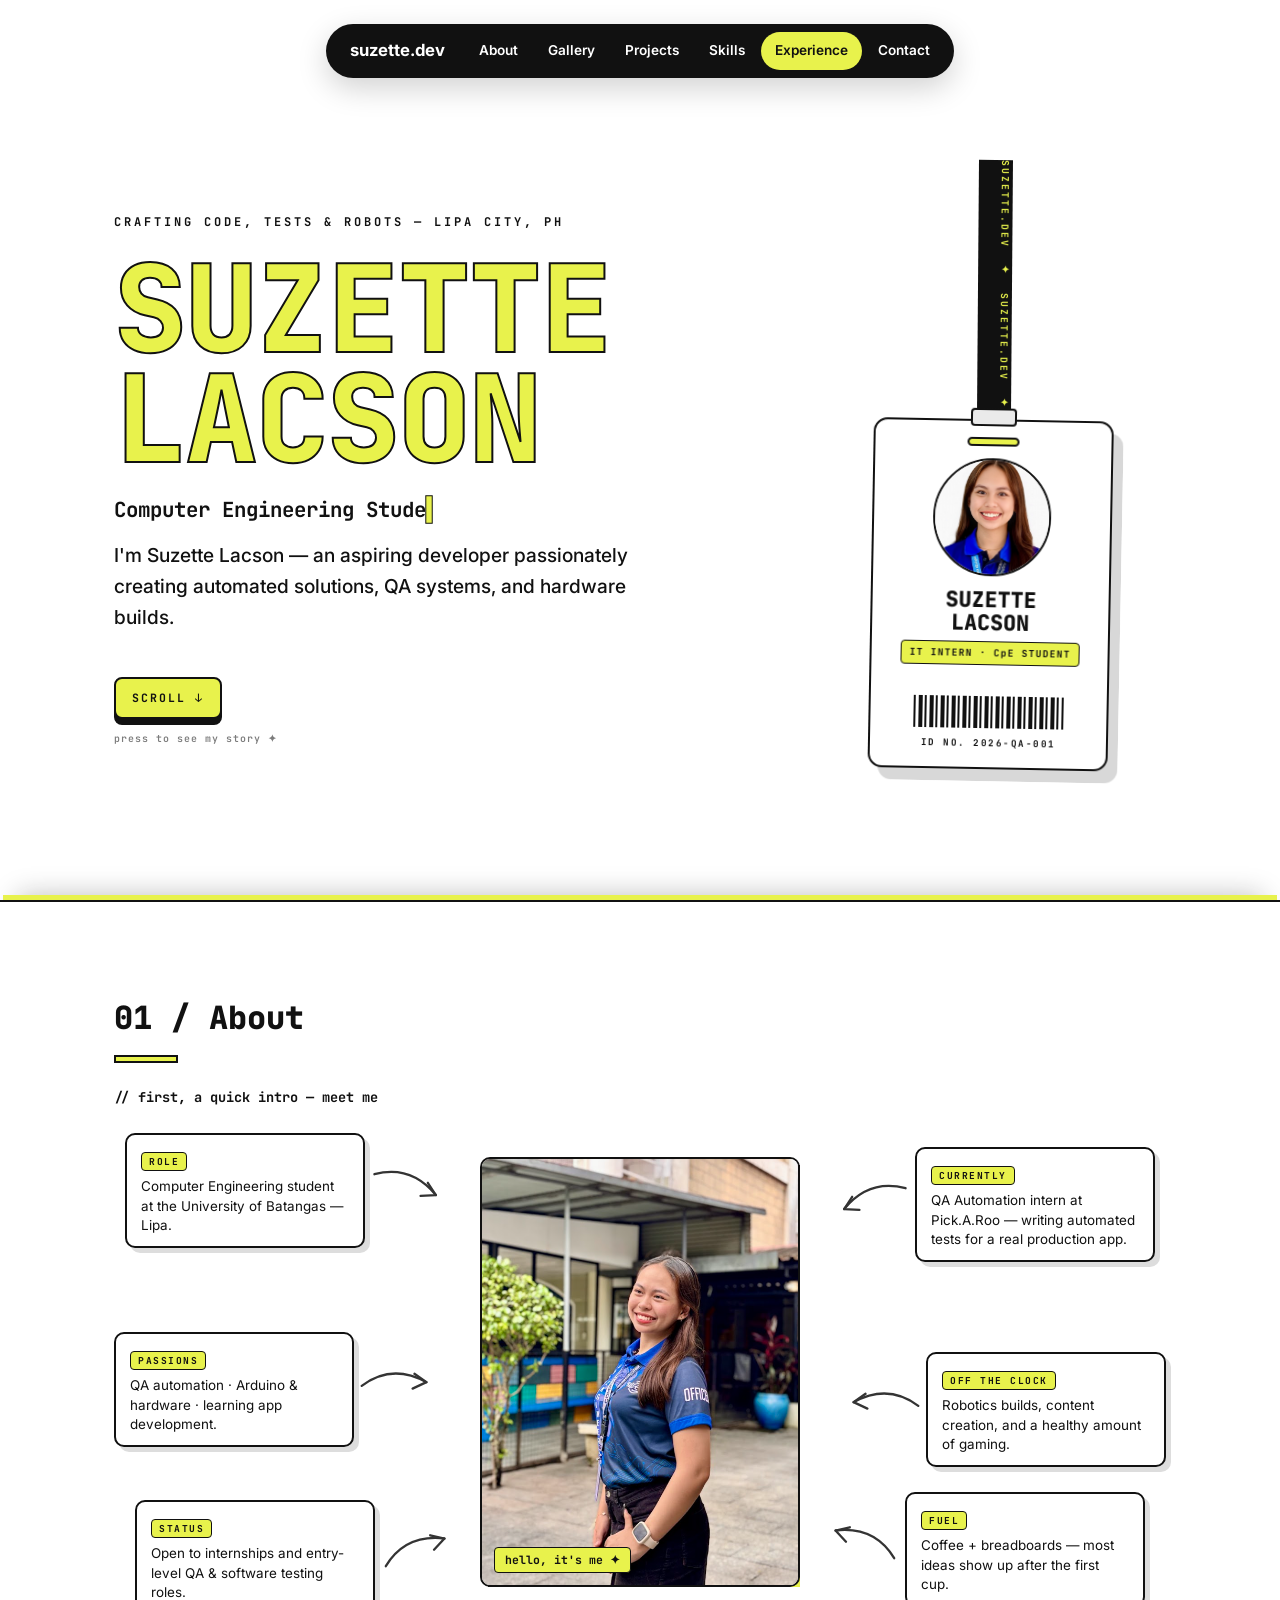
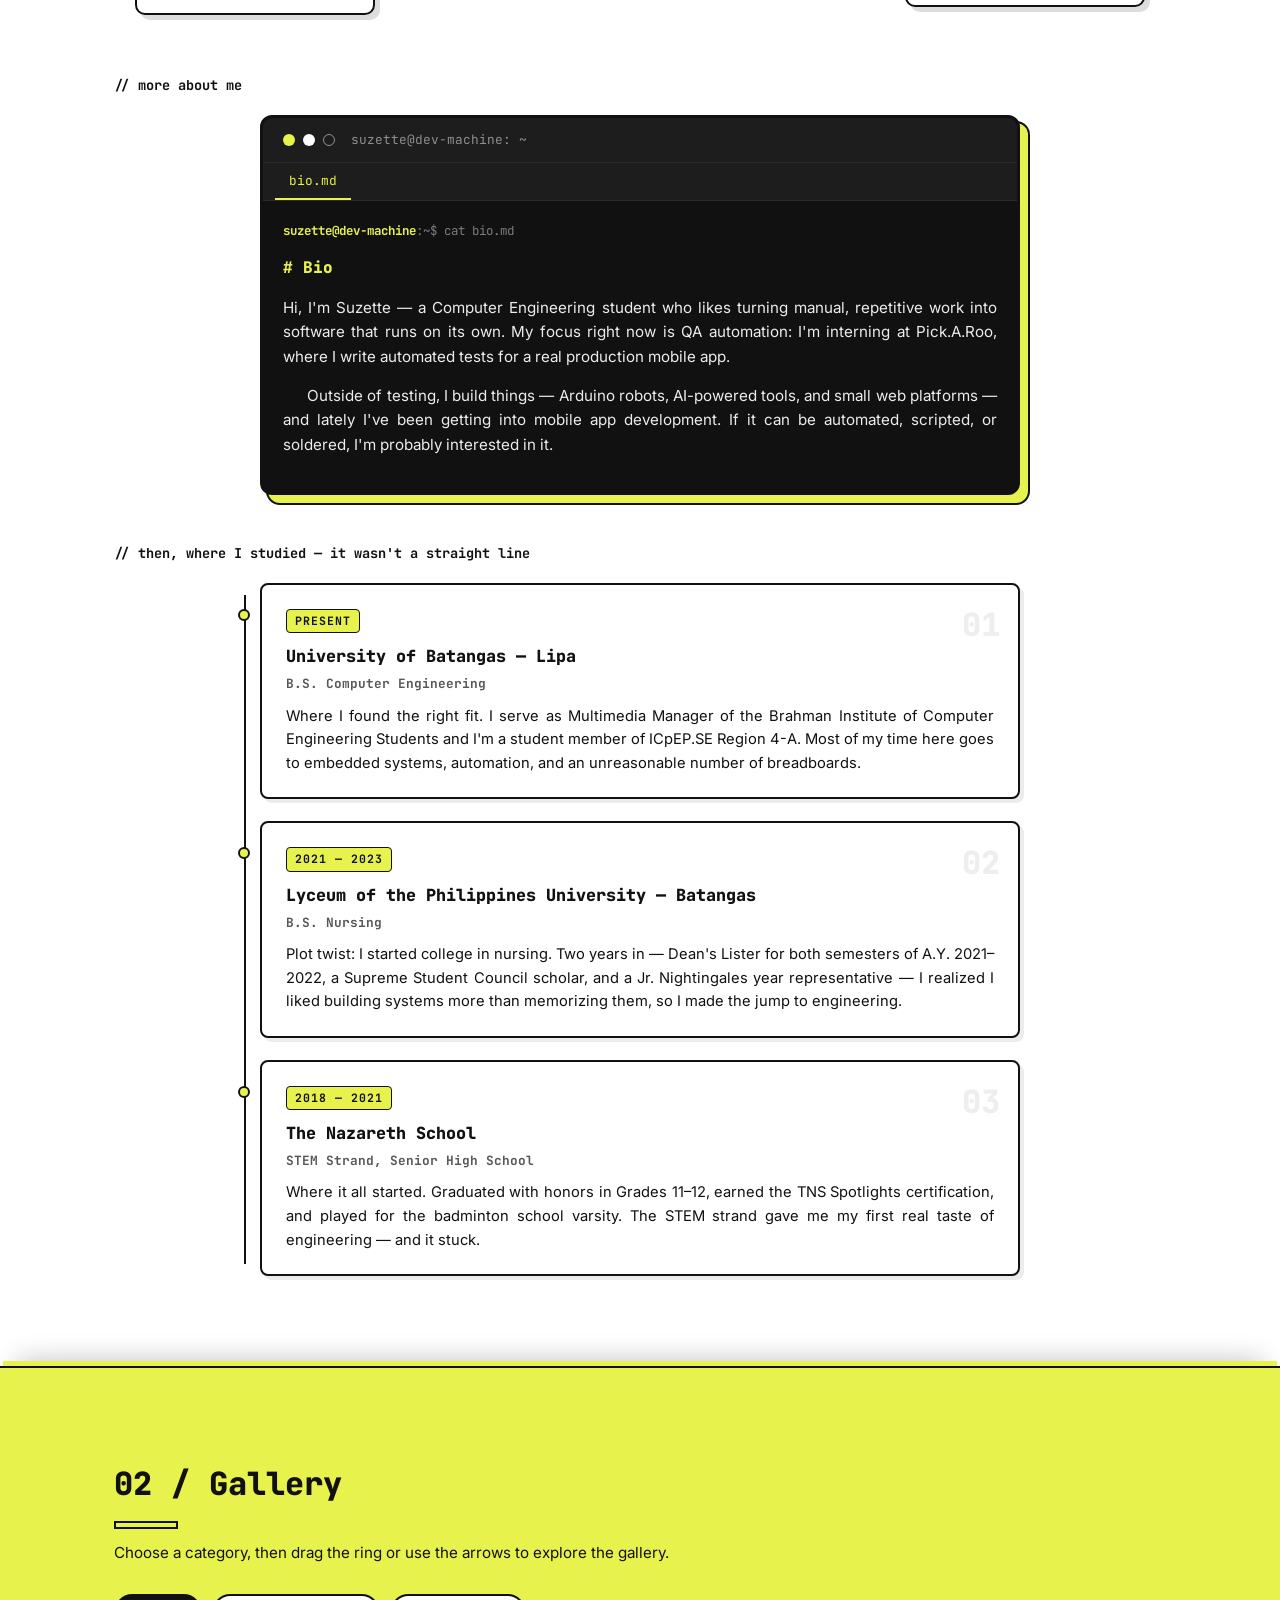
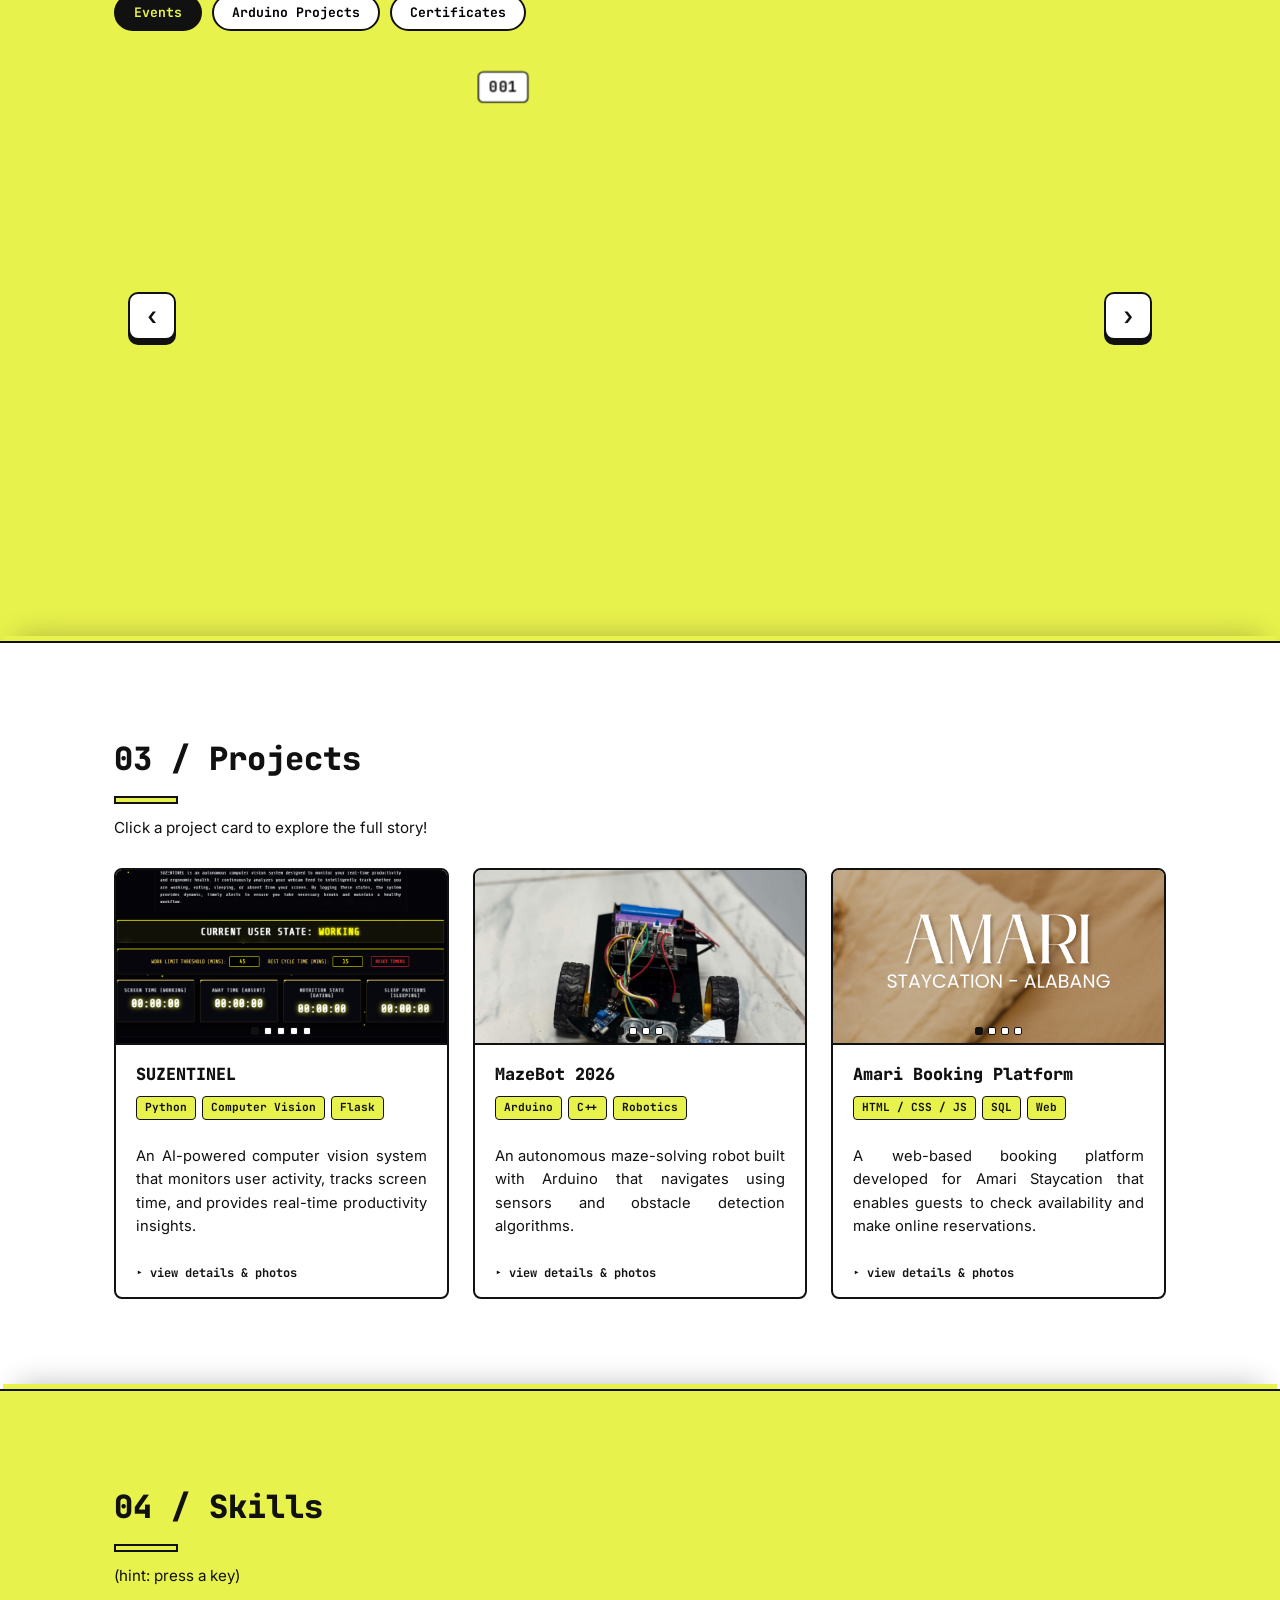
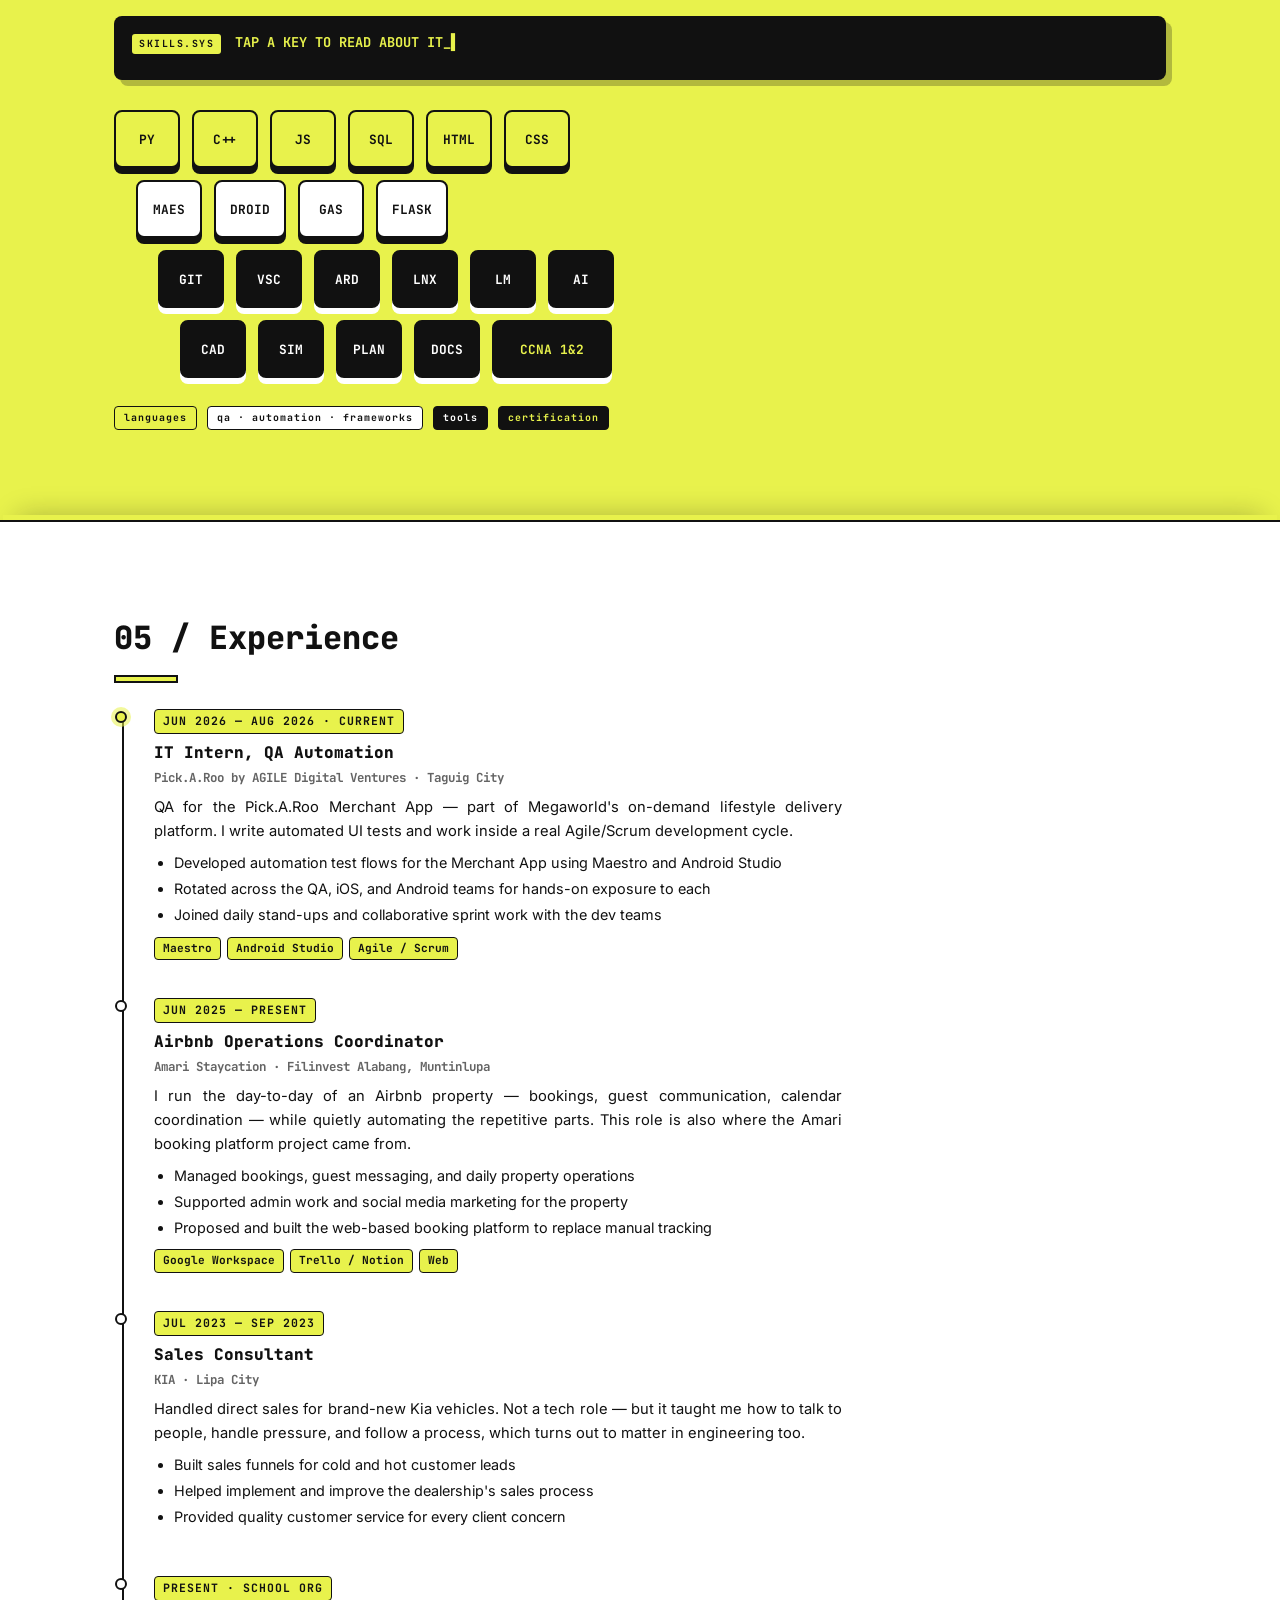
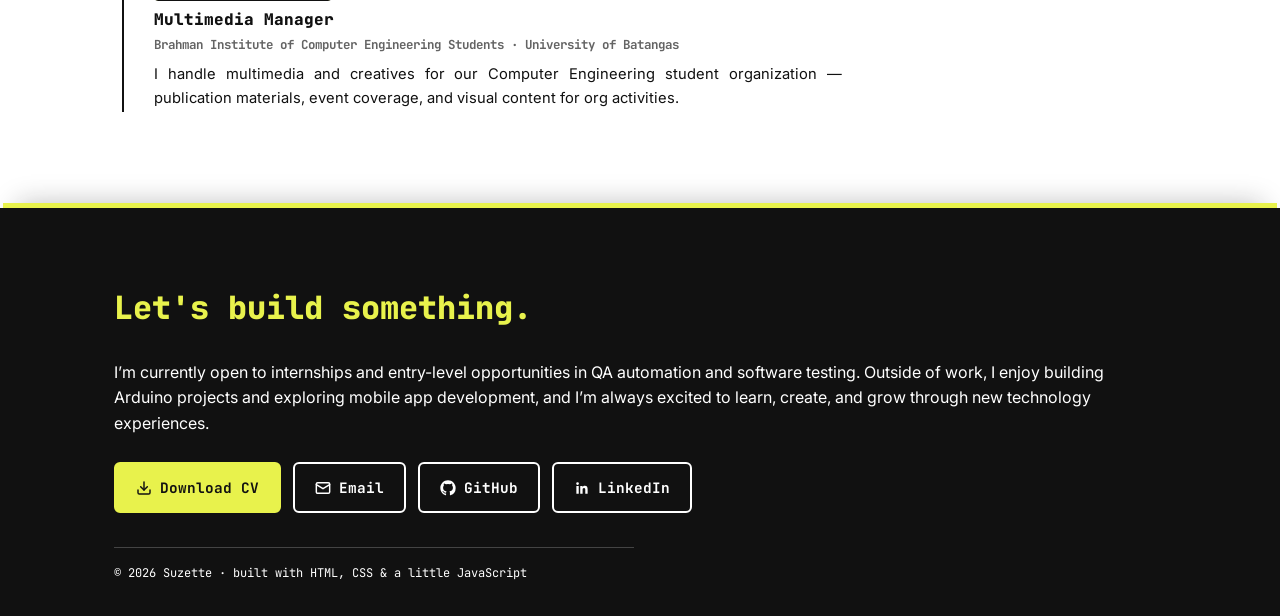
<file: index.html>
<!DOCTYPE html>
<!-- ==========================================================
    MY PORTFOLIO — index.html
    This file handles the structural content.
    White-dominant, high-contrast, minimal — black / white / yellow.

    SECTION MAP (matches the nav):
      HERO  →  01 ABOUT (intro + education)  →  02 GALLERY
      →  03 PROJECTS (+ modal)  →  04 SKILLS  →  05 EXPERIENCE
      →  CONTACT (footer)
========================================================== -->
<html lang="en">
<head>
  <meta charset="UTF-8">
  <meta name="viewport" content="width=device-width, initial-scale=1.0">

  <!-- TITLE + SEO -->
  <title>Suzette Lacson — Computer Engineer / QA Automation</title>
  <meta name="description" content="Portfolio of Suzette Lacson — Computer Engineering student focused on QA automation, AI-powered tools, web development, and Arduino/embedded projects.">
  <meta property="og:title" content="Suzette Lacson — Computer Engineer">
  <meta property="og:description" content="QA automation, AI tools, web development, and robotics projects.">
  <meta property="og:image" content="images/Personal/Me.jpg">

  <!-- Fonts: JetBrains Mono (headings) + Inter (body text) -->
  <link rel="preconnect" href="https://fonts.googleapis.com">
  <link rel="preconnect" href="https://fonts.gstatic.com" crossorigin>
  <link href="https://fonts.googleapis.com/css2?family=JetBrains+Mono:wght@500;700;800;900&family=Inter:wght@400;500;600;700&display=swap" rel="stylesheet">

  <!-- Connect the design file -->
  <link rel="stylesheet" href="style.css">
</head>
<body>
  
  <div id="scrollProgress" aria-hidden="true"></div>

  <!-- Interactive dot-grid background — dots glow yellow near the cursor
       (drawn on a <canvas> by script.js §10; sits behind everything) -->
  <canvas id="bgGrid" aria-hidden="true"></canvas>

  <!-- Falling tech objects — drift down the page forever (pure CSS
       animation). Fixed layer, so they follow you through EVERY section,
       yellow ones included. Three kinds of faller:
         · plain code glyphs        (<span>…</span>)
         · mini keyboard keycaps    (<span class="kf">…</span>) — note the
           Q and A caps… because QA ✦ — they echo the Skills keyboard
         · tiny tech icons as SVGs  (<span class="icon">…</span>):
           monitor, microchip (Arduino), bug (QA!), phone (app dev),
           and a mouse cursor
       EDIT-ME: change symbols/letters freely; add/remove <span>s at will
       (each span gets its lane & speed from style.css nth-child rules). -->
  <div id="floatLayer" aria-hidden="true">
    <span>&lt;/&gt;</span>
    <span class="accent">✦</span>
    <span>{ }</span>
    <span>01</span>
    <span>//</span>
    <span>;</span>
    <span class="accent">✦</span>
    <span>#include</span>
    <span>+</span>
    <span>0101</span>
    <span>if( )</span>
    <span class="accent">✦</span>
    <span>&lt;/&gt;</span>
    <span>::</span>
    <span>[ ]</span>
    <span>=&gt;</span>
    <!-- mini keycaps -->
    <span class="kf">S</span>
    <span class="kf">U</span>
    <span class="kf">Z</span>
    <span class="kf">E</span>
    <span class="kf">T</span>
    <span class="kf">T</span>
    <span class="kf">E</span>
    <span class="kf">CTRL</span>
    <span class="kf">ESC</span>
    <span class="kf">↵</span>
    <!-- tech icons: monitor · microchip · bug · phone · cursor -->
    <span class="icon"><svg viewBox="0 0 24 24"><rect x="2" y="4" width="20" height="13" rx="2"/><path d="M9 21h6M12 17v4"/></svg></span>
    <span class="icon icon-accent"><svg viewBox="0 0 24 24"><rect x="7" y="7" width="10" height="10" rx="1.5"/><path d="M9.5 2v4M14.5 2v4M9.5 18v4M14.5 18v4M2 9.5h4M2 14.5h4M18 9.5h4M18 14.5h4"/></svg></span>
    <span class="icon"><svg viewBox="0 0 24 24"><ellipse cx="12" cy="14" rx="5" ry="6"/><path d="M12 8V6M9 6 7 3M15 6l2-3M7 12H3M7 16H4M17 12h4M17 16h3M12 8v12"/></svg></span>
    <span class="icon icon-accent"><svg viewBox="0 0 24 24"><rect x="7" y="2" width="10" height="20" rx="2.5"/><path d="M10.5 18.5h3"/></svg></span>
    <span class="icon"><svg viewBox="0 0 24 24"><path d="M5 3l14 8.5-6.5 1.8L10 20z"/></svg></span>
  </div>

  <!-- The yellow diamond that chases the mouse (script.js §12) -->
  <div id="cursorTrail" aria-hidden="true"></div>

<!-- ==================== FLOATING CAPSULE NAV ====================
     Desktop: brand + inline links inside the black capsule,
              with a yellow pill that follows the section you're in
              (the "scrollspy" in script.js drives the .active class).
     Mobile:  links collapse into the ••• dropdown card. -->
  <nav class="nav-dock">
    <div class="nav-dock-inner">
      <a href="#top" class="nav-brand">suzette.dev</a>

      <!-- Inline links — visible on desktop only -->
      <ul class="nav-links">
        <li><a href="#about"      class="nav-link" data-section="about">About</a></li>
        <li><a href="#gallery"    class="nav-link" data-section="gallery">Gallery</a></li>
        <li><a href="#projects"   class="nav-link" data-section="projects">Projects</a></li>
        <li><a href="#skills"     class="nav-link" data-section="skills">Skills</a></li>
        <li><a href="#experience" class="nav-link" data-section="experience">Experience</a></li>
        <li><a href="#contact"    class="nav-link" data-section="contact">Contact</a></li>
      </ul>

      <!-- Mobile menu button -->
      <button class="nav-toggle-btn" id="menuToggleBtn" aria-label="Open navigation menu" aria-expanded="false">
        <span>•</span><span>•</span><span>•</span>
      </button>
    </div>

    <!-- Expanded dropdown card (mobile, hidden by default) -->
    <div class="nav-dropdown" id="navDropdown">
      <div class="dropdown-header">
        <span class="dropdown-brand">suzette.dev</span>
        <button class="dropdown-close-btn" id="menuCloseBtn" aria-label="Close navigation menu">&times;</button>
      </div>
      <ul class="dropdown-links">
        <li><a href="#top"        class="dropdown-pill">Home</a></li>
        <li><a href="#about"      class="dropdown-pill" data-section="about">About Me</a></li>
        <li><a href="#gallery"    class="dropdown-pill" data-section="gallery">Gallery</a></li>
        <li><a href="#projects"   class="dropdown-pill" data-section="projects">Projects</a></li>
        <li><a href="#skills"     class="dropdown-pill" data-section="skills">Skills</a></li>
        <li><a href="#experience" class="dropdown-pill" data-section="experience">Experience</a></li>
        <li><a href="#contact"    class="dropdown-pill" data-section="contact">Contact</a></li>
      </ul>
    </div>
  </nav>

  <!-- ==================== HIGH-IMPACT HERO ====================
       Left: giant name + typewriter.
       Right: interactive ID badge on a lanyard — grab it to swing it,
       click/tap it to flip it over (physics lives in script.js §8). -->
  <header class="hero" id="top">
    <div class="wrap hero-grid">

      <div class="hero-copy">
        <!-- Small mono kicker line (like the inspiration template) -->
        <p class="hero-kicker">CRAFTING CODE, TESTS &amp; ROBOTS — LIPA CITY, PH</p>

        <!-- Giant typographic name stack -->
        <h1 class="massive-text-line">SUZETTE<br>LACSON</h1>

        <!-- Animated role typewriter (logic lives in script.js) -->
        <p class="typewriter-line"><span id="typewriter"></span><span class="type-cursor">▌</span></p>

        <!-- Professional subtitle bio -->
        <p class="hero-tagline">
          I'm Suzette Lacson — an aspiring developer passionately creating
          automated solutions, QA systems, and hardware builds.
        </p>

        <!-- Dynamic scroll asset -->
        <div class="scroll-indicator">
          <!-- a self-pressing keycap (echoes the Skills keyboard);
               clicking it springs the page down to About -->
          <a class="scroll-key" href="#about">SCROLL ↓</a>
          <!-- EDIT-ME: change this caption, or delete it -->
          <span class="scroll-hint">press to see my story ✦</span>
        </div>
      </div>

      <!-- ····· THE ID LANYARD ·····
           The card moves FREELY: gravity + an elastic strap, simulated
           in script.js §8. Grab and throw it; tap to flip it. -->
      <div class="lanyard-wrap" id="lanyardWrap">
        <div class="lanyard-arm" id="lanyardArm">

          <div class="lanyard-strap" id="lanyardStrap" aria-hidden="true">SUZETTE.DEV&nbsp;&nbsp;✦&nbsp;&nbsp;SUZETTE.DEV&nbsp;&nbsp;✦&nbsp;&nbsp;SUZETTE.DEV&nbsp;&nbsp;✦&nbsp;&nbsp;SUZETTE.DEV</div>

          <div class="id-badge" id="idBadge" role="button" tabindex="0"
               aria-label="Suzette's ID badge — grab and throw it, click or press Enter to flip it">
            <!-- the metal clip rides on the card so it follows it anywhere -->
            <div class="badge-clip" aria-hidden="true"></div>
            <div class="badge-inner" id="badgeInner">

              <!-- FRONT of the ID -->
              <div class="badge-face badge-front">
                <span class="badge-slot" aria-hidden="true"></span>
                <img class="badge-photo" src="images/Personal/Me.jpg" alt="" draggable="false">
                <p class="badge-name">SUZETTE<br>LACSON</p>
                <p class="badge-role"> IT INTERN · CpE STUDENT</p>
                <div class="badge-barcode" aria-hidden="true"></div>
                <p class="badge-id">ID NO. 2026-QA-001</p>
              </div>

              <!-- BACK of the ID (shows after a click/tap) -->
              <div class="badge-face badge-back">
                <span class="badge-slot" aria-hidden="true"></span>
                <p class="badge-back-title">// PROPERTY OF SUZETTE.DEV</p>
                <ul class="badge-facts">
                  <li>BASED IN — LIPA CITY, PH</li>
                  <li>FOCUS — QA · HARDWARE · APPS</li>
                  <li>STATUS — OPEN TO INTERNSHIPS</li>
                  <li>FUEL — COFFEE + BREADBOARDS</li>
                </ul>
                <div class="badge-qr" aria-hidden="true"></div>
                <p class="badge-flip-hint">click to flip back ↻</p>
              </div>

            </div>
          </div>

        </div>
      </div>

    </div>
  </header>

  <!-- ==================== 01 / ABOUT ====================
       Told in two "scrolls":
         scroll 1 — quick intro (interactive terminal)
         scroll 2 — the education arc, one school at a time -->
  <section id="about">
    <div class="wrap">
      <h2>01 / About</h2>

      <!-- ····· scroll 1: the spotlight intro ·····
           My photo sits center stage and the facts float AROUND me,
           each with a hand-drawn arrow pointing back at the photo —
           like a creator-intro video frame, but interactive:
             · the photo wipes open when you scroll to it (CSS clip-path)
             · the notes pop in one at a time (staggered scroll-reveal)
             · the arrows DRAW themselves (SVG stroke-dash animation)
             · moving the mouse makes the notes drift at different
               depths — a parallax effect (script.js §13)
             · hovering a note lifts it and highlights its arrow
           EDIT-ME: each fact is one .orbit-note — edit the text freely.
           On phones the notes simply stack under the photo (no arrows). -->
      <p class="about-chapter reveal">// first, a quick intro — meet me</p>

      <div class="about-spotlight reveal" id="aboutSpotlight">

        <!-- center stage: the portrait -->
        <div class="spotlight-photo">
          <img src="images/Personal/ME2.png" alt="Suzette Lacson" draggable="false">
          <span class="spotlight-chip">hello, it's me ✦</span>
        </div>

        <!-- ── the floating facts (3 left, 3 right) ──
             each .orbit-pin handles WHERE the note sits + the parallax
             drift; the .orbit-note inside is the visible card. -->
        <aside class="orbit-pin n1">
          <div class="orbit-note">
            <span class="note-label">role</span>
            <p>Computer Engineering student at the University of Batangas — Lipa.</p>
            <svg class="note-arrow" viewBox="0 0 80 44" aria-hidden="true">
              <path class="arrow-line" d="M4 24 C 28 6, 52 8, 74 20"/>
              <path class="arrow-head" d="M61 11 L 74 20 L 59 27"/>
            </svg>
          </div>
        </aside>

        <aside class="orbit-pin n2">
          <div class="orbit-note">
            <span class="note-label">passions</span>
            <p>QA automation · Arduino &amp; hardware · learning app development.</p>
            <svg class="note-arrow" viewBox="0 0 80 44" aria-hidden="true">
              <path class="arrow-line" d="M4 24 C 28 6, 52 8, 74 20"/>
              <path class="arrow-head" d="M61 11 L 74 20 L 59 27"/>
            </svg>
          </div>
        </aside>

        <aside class="orbit-pin n3">
          <div class="orbit-note">
            <span class="note-label">status</span>
            <p>Open to internships and entry-level QA &amp; software testing roles.</p>
            <svg class="note-arrow" viewBox="0 0 80 44" aria-hidden="true">
              <path class="arrow-line" d="M4 24 C 28 6, 52 8, 74 20"/>
              <path class="arrow-head" d="M61 11 L 74 20 L 59 27"/>
            </svg>
          </div>
        </aside>

        <aside class="orbit-pin n4">
          <div class="orbit-note">
            <span class="note-label">currently</span>
            <p>QA Automation intern at Pick.A.Roo — writing automated tests for a real production app.</p>
            <svg class="note-arrow" viewBox="0 0 80 44" aria-hidden="true">
              <path class="arrow-line" d="M4 24 C 28 6, 52 8, 74 20"/>
              <path class="arrow-head" d="M61 11 L 74 20 L 59 27"/>
            </svg>
          </div>
        </aside>

        <aside class="orbit-pin n5">
          <div class="orbit-note">
            <span class="note-label">off the clock</span>
            <p>Robotics builds, content creation, and a healthy amount of gaming.</p>
            <svg class="note-arrow" viewBox="0 0 80 44" aria-hidden="true">
              <path class="arrow-line" d="M4 24 C 28 6, 52 8, 74 20"/>
              <path class="arrow-head" d="M61 11 L 74 20 L 59 27"/>
            </svg>
          </div>
        </aside>

        <aside class="orbit-pin n6">
          <div class="orbit-note">
            <span class="note-label">fuel</span>
            <p>Coffee + breadboards — most ideas show up after the first cup.</p>
            <svg class="note-arrow" viewBox="0 0 80 44" aria-hidden="true">
              <path class="arrow-line" d="M4 24 C 28 6, 52 8, 74 20"/>
              <path class="arrow-head" d="M61 11 L 74 20 L 59 27"/>
            </svg>
          </div>
        </aside>

      </div><!-- /about-spotlight -->

      <!-- ····· the longer version: bio, in the dev terminal ····· -->
      <p class="about-chapter reveal">// more about me</p>

      <div class="terminal reveal">
        <div class="terminal-header">
          <!-- window dots, in the site's own palette (yellow/white/outline) -->
          <div class="terminal-buttons">
            <span class="dot"></span>
            <span class="dot"></span>
            <span class="dot"></span>
          </div>
          <div class="terminal-title">suzette@dev-machine: ~</div>
        </div>

        <div class="terminal-tabs">
          <button class="tab-btn active" id="btn-bio" onclick="switchTab('bio')">bio.md</button>
        </div>

        <div class="terminal-body">
          <div id="tab-bio" class="tab-content active">
            <!-- the fake command that "printed" this file -->
            <p class="term-prompt"><span class="prompt-user">suzette@dev-machine</span>:~$ cat bio.md</p>
            <h3># Bio</h3>
            <p>Hi, I'm Suzette — a Computer Engineering student who likes turning manual, repetitive work into software that runs on its own. My focus right now is QA automation: I'm interning at Pick.A.Roo, where I write automated tests for a real production mobile app.</p>
            <p>Outside of testing, I build things — Arduino robots, AI-powered tools, and small web platforms — and lately I've been getting into mobile app development. If it can be automated, scripted, or soldered, I'm probably interested in it.</p>
          </div>
        </div>
      </div>

      <!-- ····· scroll 2: the education arc ····· -->
      <p class="about-chapter reveal">// then, where I studied — it wasn't a straight line</p>

      <div class="edu-track">

        <!-- School 1: current -->
        <article class="edu-card reveal">
          <span class="edu-years">PRESENT</span>
          <h3>University of Batangas — Lipa</h3>
          <span class="edu-degree">B.S. Computer Engineering</span>
          <p>Where I found the right fit. I serve as Multimedia Manager of the Brahman Institute of Computer Engineering Students and I'm a student member of ICpEP.SE Region 4-A. Most of my time here goes to embedded systems, automation, and an unreasonable number of breadboards.</p>
        </article>

        <!-- School 2 -->
        <article class="edu-card reveal">
          <span class="edu-years">2021 — 2023</span>
          <h3>Lyceum of the Philippines University — Batangas</h3>
          <span class="edu-degree">B.S. Nursing</span>
          <p>Plot twist: I started college in nursing. Two years in — Dean's Lister for both semesters of A.Y. 2021–2022, a Supreme Student Council scholar, and a Jr. Nightingales year representative — I realized I liked building systems more than memorizing them, so I made the jump to engineering.</p>
        </article>

        <!-- School 3 -->
        <article class="edu-card reveal">
          <span class="edu-years">2018 — 2021</span>
          <h3>The Nazareth School</h3>
          <span class="edu-degree">STEM Strand, Senior High School</span>
          <p>Where it all started. Graduated with honors in Grades 11–12, earned the TNS Spotlights certification, and played for the badminton school varsity. The STEM strand gave me my first real taste of engineering — and it stuck.</p>
        </article>

      </div>
    </div>
  </section>

  <!-- ==================== 02 / GALLERY (3D RING) ====================
       Photos stand on an invisible rotating circle (3D carousel).
       Drag it sideways, press the keycap arrows, or let it auto-spin.
       NO-GAPS RULE: if a tab has only a few photos, script.js §3
       repeats the whole set around the circle until it's full — so
       the ring never shows empty holes between pictures.

       ═══ EDIT-ME: HOW TO ADD A PHOTO ═════════════════════════════════
       1. Drop your image file into its category's subfolder:
          images/EVENTS/, images/ARDUINO'S/, or images/CERTS/.
       2. Copy the template below and paste it next to its category
          brothers inside the ring:

          <figure class="ring-item" data-category="events" data-num="005">
            <img src="images/EVENTS/YOUR_PHOTO.jpg" alt="Describe the photo" loading="lazy" draggable="false">
            <figcaption>Your caption here</figcaption>
          </figure>

       3. Change data-category to events / arduino / certs, bump the
          data-num, and write the caption. That's it — the circle
          re-spaces itself automatically; JavaScript needs no edits.
       ═════════════════════════════════════════════════════════════════ -->
  <section id="gallery" class="yellow-bg">
    <div class="wrap">
      <h2>02 / Gallery</h2>
      <p class="section-sub">Choose a category, then drag the ring or use the arrows to explore the gallery.</p>

      <!-- Category tabs: each button shows only the photos whose
           data-category matches its data-filter value.
           EDIT-ME: to add a category, add a button here + photos below
           with the matching data-category. -->
      <div class="gallery-tabs reveal" id="galleryTabs">
        <button class="gallery-tab active" data-filter="events"  aria-pressed="true">Events</button>
        <button class="gallery-tab"        data-filter="arduino" aria-pressed="false">Arduino Projects</button>
        <button class="gallery-tab"        data-filter="certs"   aria-pressed="false">Certificates</button>
      </div>

      <!-- The 3D ring. The ‹ › keycap arrows float right at the ring's
           edges, close to the photos. -->
      <div class="ring-stage reveal" id="ringStage">
        <button class="ring-btn" id="ringPrev" aria-label="Rotate to previous photo">‹</button>

        <div class="ring-scene" id="ringScene">
          <div class="ring" id="photoRing">

            <!-- ····· EVENTS ····· -->
            <figure class="ring-item" data-category="events" data-num="001">
              <img src="images/EVENTS/event_pickaroo.jpg" alt="Pick-A-Roo internship" draggable="false">
              <figcaption>IT Intern | Pick.A.Roo by ADV</figcaption>
            </figure>

            <figure class="ring-item" data-category="events" data-num="002">
              <img src="images/EVENTS/DEVCON2024.jpg" alt="DEVCON EVENT 2024" loading="lazy" draggable="false">
              <figcaption>Tech Nexus 2024:Empowering Campus Innovators</figcaption>
            </figure>

            <figure class="ring-item" data-category="events" data-num="003">
              <img src="images/EVENTS/PIC_EVENT.jpg" alt="Philippine Innovation Conference 2025" loading="lazy" draggable="false">
              <figcaption>Philippine Innovation Conference 2025 — Tatak Future</figcaption>
            </figure>

            <figure class="ring-item" data-category="events" data-num="004">
              <img src="images/EVENTS/BACC2025.jpg" alt="BACC 2025" loading="lazy" draggable="false">
              <figcaption>Batangas AI and Cybersecurity Congress 2025</figcaption>
            </figure>

            <!-- ····· ARDUINO PROJECTS ····· -->
            <figure class="ring-item" data-category="arduino" data-num="001">
              <img src="images/ARDUINO'S/withArduino.jpg" alt="Working with Arduino" loading="lazy" draggable="false">
              <figcaption>DC Motor Project</figcaption>
            </figure>

            <figure class="ring-item" data-category="arduino" data-num="002">
              <img src="images/ARDUINO'S/CALC_ARD.png" alt="Arduino calculator project" loading="lazy" draggable="false">
              <figcaption>Calculator Project</figcaption>
            </figure>

            <figure class="ring-item" data-category="arduino" data-num="003">
              <img src="images/ARDUINO'S/KEYPAD_ARD.jpg" alt="Arduino keypad project" loading="lazy" draggable="false" style="transform: scale(1.35); transform-origin: center 78%;">
              <figcaption>KeyPad Project</figcaption>
            </figure>

            <figure class="ring-item" data-category="arduino" data-num="004">
              <img src="images/ARDUINO'S/BLINKING_ARD.jpg" alt="Arduino blinking LED project" loading="lazy" draggable="false">
              <figcaption>Blinking LED Project</figcaption>
            </figure>

            <!-- ····· CERTS ·····
                 EDIT-ME: to add another cert, copy a <figure> block,
                 point src at the new file in images/CERTS/, and give it
                 the next data-num. This tab never repeats photos to fill
                 the ring (see script.js applyFilter), so gaps are normal
                 with only a few certs. -->
            <figure class="ring-item" data-category="certs" data-num="001">
              <img src="images/CERTS/ICEPEP_LACSON_SUZETTE.jpg" alt="ICpEP Certificate of Student Membership" loading="lazy" draggable="false">
              <figcaption>ICpEP — Certificate of Student Membership</figcaption>
            </figure>

            <figure class="ring-item" data-category="certs" data-num="002">
              <img src="images/CERTS/Suzette B. Lacson_BACC2025.jpg" alt="Batangas AI and Cybersecurity Congress 2025 certificate" loading="lazy" draggable="false">
              <figcaption>Batangas AI &amp; Cybersecurity Congress 2025</figcaption>
            </figure>

            <figure class="ring-item" data-category="certs" data-num="003">
              <img src="images/CERTS/Tech Nexus Certificate of Recognition.jpg" alt="Campus DEVCON Tech Nexus 2024 certificate of recognition" loading="lazy" draggable="false">
              <figcaption>Campus DEVCON — Tech Nexus 2024</figcaption>
            </figure>

          </div>
        </div>

        <button class="ring-btn" id="ringNext" aria-label="Rotate to next photo">›</button>
      </div>
    </div>
  </section>

  <!-- ==================== 03 / PROJECTS ====================
       Three best projects. Card = photo + title + stack tags + blurb.
       Click a card → blog-style detail view (modal below).
       All modal text lives in script.js → the `projectPhotos` object. -->
  <section id="projects">
    <div class="wrap">
      <h2>03 / Projects</h2>
      <p class="section-sub">Click a project card to explore the full story! </p>
      <div class="grid">

        <!-- Project 1 -->
        <article class="card project reveal" onclick="openProject('SUZENTINEL')">
          <div class="mini-carousel" data-project="SUZENTINEL"></div>
          <h3>SUZENTINEL</h3>
          <div class="tags"><span class="tag">Python</span><span class="tag">Computer Vision</span><span class="tag">Flask</span></div>
          <p>An AI-powered computer vision system that monitors user activity, tracks screen time, and provides real-time productivity insights.</p>
          <span class="view-more">▸ view details &amp; photos</span>
        </article>

        <!-- Project 2 -->
        <article class="card project reveal" onclick="openProject('mazebot')">
          <div class="mini-carousel" data-project="mazebot"></div>
          <h3>MazeBot 2026</h3>
          <div class="tags"><span class="tag">Arduino</span><span class="tag">C++</span><span class="tag">Robotics</span></div>
          <p>An autonomous maze-solving robot built with Arduino that navigates using sensors and obstacle detection algorithms.</p>
          <span class="view-more">▸ view details &amp; photos</span>
        </article>

        <!-- Project 3 -->
        <article class="card project reveal" onclick="openProject('amari')">
          <div class="mini-carousel" data-project="amari"></div>
          <h3>Amari Booking Platform</h3>
          <div class="tags"><span class="tag">HTML / CSS / JS</span><span class="tag">SQL</span><span class="tag">Web</span></div>
          <p>A web-based booking platform developed for Amari Staycation that enables guests to check availability and make online reservations.</p>
          <span class="view-more">▸ view details &amp; photos</span>
        </article>

      </div>
    </div>
  </section>

  <!-- ==================== PROJECT DETAIL POPUP (MODAL) ====================
       Opens when a project card is clicked. Photo viewer on top,
       blog-style write-up below (rendered by script.js). -->
  <div class="modal-overlay" id="modal" onclick="closeProject()">
    <div class="modal-box" role="dialog" aria-modal="true" aria-labelledby="modal-title" onclick="event.stopPropagation()">
      <div class="modal-top">
        <h3 id="modal-title">Project</h3>
        <button class="modal-close" id="modal-close-btn" onclick="closeProject()" aria-label="Close project details">✕</button>
      </div>

      <div class="modal-view">
        <button class="carousel-btn" onclick="movePhoto(-1)" aria-label="Previous project photo">‹</button>
        <img id="modal-img" alt="Project photo">
        <button class="carousel-btn" onclick="movePhoto(1)" aria-label="Next project photo">›</button>
      </div>

      <div class="modal-thumbs" id="modal-thumbs"></div>

      <!-- Blog-style write-up: story, stack, features, challenges, contribution -->
      <div id="modal-body" class="modal-body"></div>
    </div>
  </div>

  <!-- ==================== 04 / SKILLS (INTERACTIVE KEYBOARD) ====================
       Every skill is a keycap — press one (click, tap, or Tab+Enter)
       and the screen above reads out what it is. Keycap colors group
       the categories (see the legend). Definitions live in script.js §9.
       Everything here is genuinely in the CV or used in a project. -->
  <section id="skills" class="yellow-bg">
    <div class="wrap">
      <h2>04 / Skills</h2>
      <p class="section-sub">(hint: press a key)</p>

      <!-- The "LCD screen" that reads out the pressed skill.
           aria-live="polite" = when JS changes this text, a screen reader
           announces the new definition without interrupting whatever it
           is already saying. Without it, blind users press a key and hear
           nothing at all. -->
      <div class="skill-screen reveal" aria-live="polite">
        <span class="screen-tag" id="screenTag">SKILLS.SYS</span>
        <p class="screen-text" id="screenText">TAP A KEY TO READ ABOUT IT_</p>
      </div>

      <!-- The keyboard: data-skill matches an entry in script.js §9 -->
      <div class="keyboard reveal" id="skillKeyboard">

        <!-- row 1 — languages (yellow caps) -->
        <div class="kb-row">
          <button class="keycap cap-lang" data-skill="python">PY</button>
          <button class="keycap cap-lang" data-skill="cpp">C++</button>
          <button class="keycap cap-lang" data-skill="js">JS</button>
          <button class="keycap cap-lang" data-skill="sql">SQL</button>
          <button class="keycap cap-lang" data-skill="html">HTML</button>
          <button class="keycap cap-lang" data-skill="css">CSS</button>
        </div>

        <!-- row 2 — QA / automation / frameworks (white caps) -->
        <div class="kb-row">
          <button class="keycap" data-skill="maestro">MAES</button>
          <button class="keycap" data-skill="android">DROID</button>
          <button class="keycap" data-skill="gas">GAS</button>
          <button class="keycap" data-skill="flask">FLASK</button>
        </div>

        <!-- row 3 — tools (black caps) -->
        <div class="kb-row">
          <button class="keycap cap-tool" data-skill="git">GIT</button>
          <button class="keycap cap-tool" data-skill="vscode">VSC</button>
          <button class="keycap cap-tool" data-skill="arduino">ARD</button>
          <button class="keycap cap-tool" data-skill="linux">LNX</button>
          <button class="keycap cap-tool" data-skill="lm">LM</button>
          <button class="keycap cap-tool" data-skill="ai">AI</button>
        </div>

        <!-- row 4 — more tools + the cert (wide key) -->
        <div class="kb-row">
          <button class="keycap cap-tool" data-skill="cad">CAD</button>
          <button class="keycap cap-tool" data-skill="sim">SIM</button>
          <button class="keycap cap-tool" data-skill="pm">PLAN</button>
          <button class="keycap cap-tool" data-skill="office">DOCS</button>
          <button class="keycap cap-cert" data-skill="ccna">CCNA 1&amp;2</button>
        </div>

      </div>

      <!-- color legend -->
      <p class="kb-legend reveal">
        <span class="legend-chip chip-lang">languages</span>
        <span class="legend-chip chip-qa">qa · automation · frameworks</span>
        <span class="legend-chip chip-tool">tools</span>
        <span class="legend-chip chip-cert">certification</span>
      </p>
    </div>
  </section>

  <!-- ==================== 05 / EXPERIENCE ====================
       Connected vertical timeline — most recent at the top.
       Each entry: role, company, dates, description, key points, stack. -->
  <section id="experience">
    <div class="wrap">
      <h2>05 / Experience</h2>
      <div class="timeline">

        <div class="t-item current reveal">
          <span class="when">JUN 2026 — AUG 2026 · CURRENT</span>
          <h3>IT Intern, QA Automation</h3>
          <span class="t-company">Pick.A.Roo by AGILE Digital Ventures · Taguig City</span>
          <p>QA for the Pick.A.Roo Merchant App — part of Megaworld's on-demand lifestyle delivery platform. I write automated UI tests and work inside a real Agile/Scrum development cycle.</p>
          <ul class="t-highlights">
            <li>Developed automation test flows for the Merchant App using Maestro and Android Studio</li>
            <li>Rotated across the QA, iOS, and Android teams for hands-on exposure to each</li>
            <li>Joined daily stand-ups and collaborative sprint work with the dev teams</li>
          </ul>
          <div class="tags"><span class="tag">Maestro</span><span class="tag">Android Studio</span><span class="tag">Agile / Scrum</span></div>
        </div>

        <div class="t-item reveal">
          <span class="when">JUN 2025 — PRESENT</span>
          <h3>Airbnb Operations Coordinator</h3>
          <span class="t-company">Amari Staycation · Filinvest Alabang, Muntinlupa</span>
          <p>I run the day-to-day of an Airbnb property — bookings, guest communication, calendar coordination — while quietly automating the repetitive parts. This role is also where the Amari booking platform project came from.</p>
          <ul class="t-highlights">
            <li>Managed bookings, guest messaging, and daily property operations</li>
            <li>Supported admin work and social media marketing for the property</li>
            <li>Proposed and built the web-based booking platform to replace manual tracking</li>
          </ul>
          <div class="tags"><span class="tag">Google Workspace</span><span class="tag">Trello / Notion</span><span class="tag">Web</span></div>
        </div>

        <div class="t-item reveal">
          <span class="when">JUL 2023 — SEP 2023</span>
          <h3>Sales Consultant</h3>
          <span class="t-company">KIA · Lipa City</span>
          <p>Handled direct sales for brand-new Kia vehicles. Not a tech role — but it taught me how to talk to people, handle pressure, and follow a process, which turns out to matter in engineering too.</p>
          <ul class="t-highlights">
            <li>Built sales funnels for cold and hot customer leads</li>
            <li>Helped implement and improve the dealership's sales process</li>
            <li>Provided quality customer service for every client concern</li>
          </ul>
        </div>

        <div class="t-item reveal">
          <span class="when">PRESENT · SCHOOL ORG</span>
          <h3>Multimedia Manager</h3>
          <span class="t-company">Brahman Institute of Computer Engineering Students · University of Batangas</span>
          <p>I handle multimedia and creatives for our Computer Engineering student organization — publication materials, event coverage, and visual content for org activities.</p>
        </div>

      </div>
    </div>
  </section>

  <!-- ==================== CONTACT / FOOTER ==================== -->
  <footer id="contact">
    <div class="wrap">
      <h2>Let's build something.</h2>
      <p></p>I’m currently open to internships and entry-level opportunities in QA automation and software testing. Outside of work, I enjoy building Arduino projects and exploring mobile app development, and I’m always excited to learn, create, and grow through new technology experiences.</p>
      <div class="footer-links">
        <!-- The CV file lives inside the images/Personal/ folder -->
        <a class="btn btn-resume" href="images/Personal/SUZETTE B. LACSON_CV_Tech_Updated.pdf" download>
          <svg viewBox="0 0 24 24" width="16" height="16" fill="none" stroke="currentColor" stroke-width="2.2" stroke-linecap="round" stroke-linejoin="round" aria-hidden="true"><path d="M21 15v4a2 2 0 0 1-2 2H5a2 2 0 0 1-2-2v-4"/><polyline points="7 10 12 15 17 10"/><line x1="12" y1="15" x2="12" y2="3"/></svg>
          Download CV
        </a>
        <a class="btn btn-ghost" href="mailto:lacsonsuzette03@gmail.com">
          <svg viewBox="0 0 24 24" width="16" height="16" fill="none" stroke="currentColor" stroke-width="2.2" stroke-linecap="round" stroke-linejoin="round" aria-hidden="true"><rect x="2" y="4" width="20" height="16" rx="2"/><path d="m22 7-10 6L2 7"/></svg>
          Email
        </a>
        <a class="btn btn-ghost" href="https://github.com/SuzetteLacson" target="_blank" rel="noopener">
          <svg viewBox="0 0 24 24" width="16" height="16" fill="currentColor" aria-hidden="true"><path d="M12 .5C5.65.5.5 5.65.5 12c0 5.08 3.29 9.39 7.86 10.91.58.11.79-.25.79-.55 0-.27-.01-1.17-.02-2.12-3.2.7-3.87-1.36-3.87-1.36-.52-1.33-1.28-1.68-1.28-1.68-1.04-.71.08-.7.08-.7 1.15.08 1.76 1.19 1.76 1.19 1.03 1.75 2.69 1.25 3.34.95.1-.74.4-1.25.72-1.54-2.55-.29-5.24-1.28-5.24-5.68 0-1.26.45-2.28 1.19-3.09-.12-.29-.52-1.46.11-3.05 0 0 .97-.31 3.18 1.18a11.1 11.1 0 0 1 5.8 0c2.2-1.49 3.17-1.18 3.17-1.18.63 1.59.23 2.76.11 3.05.74.81 1.19 1.83 1.19 3.09 0 4.42-2.7 5.39-5.26 5.67.41.35.77 1.05.77 2.12 0 1.53-.01 2.76-.01 3.14 0 .3.2.67.8.55A11.51 11.51 0 0 0 23.5 12C23.5 5.65 18.35.5 12 .5z"/></svg>
          GitHub
        </a>
        <a class="btn btn-ghost" href="https://www.linkedin.com/in/suzettelacson/" target="_blank" rel="noopener">
          <svg viewBox="0 0 24 24" width="16" height="16" fill="currentColor" aria-hidden="true"><path d="M20.45 20.45h-3.55v-5.57c0-1.33-.03-3.04-1.85-3.04-1.85 0-2.14 1.45-2.14 2.94v5.67H9.36V9h3.41v1.56h.05c.47-.9 1.63-1.85 3.36-1.85 3.6 0 4.27 2.37 4.27 5.46v6.28zM5.34 7.43a2.06 2.06 0 1 1 0-4.12 2.06 2.06 0 0 1 0 4.12zM7.12 20.45H3.56V9h3.56v11.45z"/></svg>
          LinkedIn
        </a>
      </div>

      <p class="copyright">© 2026 Suzette · built with HTML, CSS &amp; a little JavaScript</p>
    </div>
  </footer>

  <!-- All behavior lives in script.js — no inline scripts. -->
  <script src="script.js"></script>
</body>
</html>
</file>
<file: style.css>
/* ==========================================================
   style.css — Portfolio Master Design Sheet
   3-Color Palette: Dominant White, Deep Black, Accent Yellow.

   SECTIONS:
     1. Design tokens        7. Projects + modal
     2. Global defaults      8. Skills
     3. Capsule navbar       9. Experience timeline
     4. Hero                10. Footer / contact
     5. About + education   11. Scroll-reveal animations
     6. Gallery carousel    12. Mobile tuning
========================================================== */

/* ---------- 1. DESIGN TOKENS ---------- */
:root {
  --yellow: #E8F24C;
  --black:  #111111;
  --white:  #FFFFFF;
  --mono:   'JetBrains Mono', monospace;
  --sans:   'Inter', sans-serif;
}

/* ---------- 2. GLOBAL DEFAULTS ---------- */
*, *::before, *::after {
  box-sizing: border-box;
}

html, body {
  margin: 0;
  padding: 0;
  width: 100%;
  max-width: 100%;
  overflow-x: hidden;
  background-color: var(--white);
  color: var(--black);
}

html {
  scroll-behavior: smooth;
}

body {
  font-family: var(--sans);
  line-height: 1.6;
}

h1, h2, h3 {
  font-family: var(--mono);
  font-weight: 900;
  margin: 0;
}

h2 {
  font-size: 2rem;
  margin-bottom: 24px;
}

img {
  max-width: 100%;
  display: block;
}

.wrap {
  max-width: 1100px;
  margin: 0 auto;
  padding: 0 24px;
  /* lifts every section's CONTENT above the falling-objects layer
     (#floatLayer sits at z-index 0): the fallers drift over section
     backgrounds — yellow ones included — but always BEHIND the text,
     cards, and photos, so nothing ever becomes hard to read */
  position: relative;
  z-index: 1;
}

section {
  padding: 90px 0;
  /* transparent so the interactive dot-grid canvas shows through */
  background: transparent;
  width: 100%;
}

/* yellow background section for emphasis (stays opaque on purpose) */
.yellow-bg {
  background: var(--yellow);
}

/* ---- unified section seam: the "lifted sheet" transition ----
   Every section (and the footer) starts with the same edge:
     1. a solid black top line (the sheet's edge),
     2. a yellow under-edge peeking out ABOVE it (box-shadow #1),
     3. a soft dark blur fading upward (box-shadow #2) — this is what
        makes the new section look like it's lifting over the last one.
   WHY box-shadow instead of border: shadows can sit OUTSIDE the box,
   overlapping the section above — a border can't do that.
   This matches the hard-offset shadows used on cards & buttons. */
section,
footer {
  border-top: 2px solid var(--black);
  box-shadow:
    0 -8px 0 -3px var(--yellow),
    0 -22px 26px -18px rgba(17, 17, 17, 0.28);
}

/* every section title gets the same yellow accent bar underneath —
   one consistent "signature" across the whole site */
section .wrap > h2::after {
  content: "";
  display: block;
  width: 64px;
  height: 8px;
  background: var(--yellow);
  border: 2px solid var(--black);
  margin-top: 12px;
}

/* ---- interactive dot-grid background (drawn by script.js §10) ----
   Fixed full-screen canvas behind all content; dots near the cursor
   glow yellow. z-index -1 keeps it under everything. */
#bgGrid {
  position: fixed;
  inset: 0;
  z-index: -1;
  pointer-events: none;            /* never blocks clicks */
}

/* ---- scroll progress line (width driven by script.js §11) ---- */
#scrollProgress {
  position: fixed;
  top: 0;
  left: 0;
  height: 5px;
  width: 0%;
  background: var(--yellow);
  border-bottom: 2px solid var(--black);
  z-index: 10001;                  /* above the nav dock */
}

/* ---- falling tech objects (pure CSS — zero JavaScript) ----
   A fixed layer of faint code glyphs, mini keycaps, and tech icons
   drifting down the page. Because the layer is position:fixed, the
   fallers stay with you through every section of the site. Negative
   animation-delays start each one mid-fall so the screen is never
   empty on load.
   STACKING: the layer sits at z-index 0 — ABOVE section backgrounds
   (so it stays visible over the yellow Gallery/Skills sections) but
   BELOW every .wrap content block (z-index 1). The dot-grid canvas
   stays at -1, underneath everything.
   PERFORMANCE: only `transform` animates → GPU-composited, no layout. */
#floatLayer {
  position: fixed;
  inset: 0;
  z-index: 0;
  pointer-events: none;
  overflow: hidden;
  transition: opacity 0.4s ease;
}

/* hides the fallers while the hero (first screen) is in view — body
   gets this class from the IntersectionObserver in script.js §2b-bis.
   Fades back in once you scroll into any other section. */
body.hero-in-view #floatLayer {
  opacity: 0;
}

#floatLayer span {
  position: absolute;
  top: -10vh;                      /* starts just above the screen */
  font-family: var(--mono);
  font-weight: 700;
  color: rgba(17, 17, 17, 0.12);   /* faint — never fights the text */
  /* --fo = each faller's full opacity: the keyframes fade every
     faller in at the top and out at the bottom, peaking at this value
     (plain glyphs stay at 1 because their color is already faint) */
  --fo: 1;
  animation: floatFall linear infinite;
  will-change: transform, opacity;
}

/* the two ✦ get the brand yellow with a soft dark outline */
#floatLayer span.accent {
  color: rgba(232, 242, 76, 0.9);
  -webkit-text-stroke: 1px rgba(17, 17, 17, 0.35);
}

/* every glyph gets its own lane, size, speed, and head start */
#floatLayer span:nth-child(1)  { left: 6%;  font-size: 1.6rem;  animation-duration: 34s; animation-delay: -5s; }
#floatLayer span:nth-child(2)  { left: 16%; font-size: 1.2rem;  animation-duration: 46s; animation-delay: -20s; }
#floatLayer span:nth-child(3)  { left: 27%; font-size: 1.9rem;  animation-duration: 38s; animation-delay: -12s; }
#floatLayer span:nth-child(4)  { left: 38%; font-size: 1rem;    animation-duration: 50s; animation-delay: -33s; }
#floatLayer span:nth-child(5)  { left: 49%; font-size: 1.4rem;  animation-duration: 42s; animation-delay: -8s; }
#floatLayer span:nth-child(6)  { left: 58%; font-size: 1.2rem;  animation-duration: 36s; animation-delay: -26s; }
#floatLayer span:nth-child(7)  { left: 67%; font-size: 1rem;    animation-duration: 52s; animation-delay: -40s; }
#floatLayer span:nth-child(8)  { left: 76%; font-size: 1.05rem; animation-duration: 44s; animation-delay: -16s; }
#floatLayer span:nth-child(9)  { left: 86%; font-size: 1.7rem;  animation-duration: 40s; animation-delay: -2s; }
#floatLayer span:nth-child(10) { left: 93%; font-size: 1rem;    animation-duration: 48s; animation-delay: -30s; }
#floatLayer span:nth-child(11) { left: 11%; font-size: 1.15rem; animation-duration: 43s; animation-delay: -37s; }
#floatLayer span:nth-child(12) { left: 22%; font-size: 1.5rem;  animation-duration: 39s; animation-delay: -18s; }
#floatLayer span:nth-child(13) { left: 44%; font-size: 1rem;    animation-duration: 54s; animation-delay: -45s; }
#floatLayer span:nth-child(14) { left: 62%; font-size: 1.3rem;  animation-duration: 37s; animation-delay: -10s; }
#floatLayer span:nth-child(15) { left: 72%; font-size: 1.1rem;  animation-duration: 49s; animation-delay: -28s; }
#floatLayer span:nth-child(16) { left: 97%; font-size: 1.4rem;  animation-duration: 41s; animation-delay: -22s; }

/* mini falling KEYCAPS — same recipe as the Skills keyboard caps
   (border + hard shadow underneath), shrunk down and made faint.
   The Q and A caps falling together are a little QA joke ✦ */
#floatLayer span.kf {
  font-size: 0.6rem;
  letter-spacing: 1px;
  color: rgba(17, 17, 17, 0.6);
  background: rgba(255, 255, 255, 0.72);
  border: 1.5px solid rgba(17, 17, 17, 0.5);
  border-radius: 6px;
  padding: 4px 8px;
  box-shadow: 0 3px 0 rgba(17, 17, 17, 0.5);
  --fo: 0.32;                      /* keycaps peak at 32% opacity */
}

/* falling tech ICONS — inline SVGs drawn with strokes only, so they
   inherit the faint blueprint look (monitor, chip, bug, phone, cursor) */
#floatLayer span.icon {
  --fo: 0.3;                       /* icons peak at 30% opacity */
}

#floatLayer span.icon svg {
  display: block;
  width: 26px;
  height: 26px;
  fill: none;
  stroke: rgba(17, 17, 17, 0.8);
  stroke-width: 1.8;
  stroke-linecap: round;
  stroke-linejoin: round;
}

/* two icons get a yellow-filled body so the brand color falls too */
#floatLayer span.icon-accent svg rect {
  fill: rgba(232, 242, 76, 0.85);
}

/* lanes, sizes, and speeds for the new fallers (children 17–26) */
#floatLayer span:nth-child(17) { left: 9%;  animation-duration: 40s; animation-delay: -14s; }
#floatLayer span:nth-child(18) { left: 19%; animation-duration: 47s; animation-delay: -31s; }
#floatLayer span:nth-child(19) { left: 34%; animation-duration: 52s; animation-delay: -6s;  }
#floatLayer span:nth-child(20) { left: 55%; animation-duration: 45s; animation-delay: -24s; }
#floatLayer span:nth-child(21) { left: 79%; animation-duration: 38s; animation-delay: -42s; }
#floatLayer span:nth-child(22) { left: 14%; animation-duration: 50s; animation-delay: -9s;  }
#floatLayer span:nth-child(23) { left: 41%; animation-duration: 44s; animation-delay: -27s; }
#floatLayer span:nth-child(24) { left: 60%; animation-duration: 56s; animation-delay: -19s; }
#floatLayer span:nth-child(25) { left: 83%; animation-duration: 42s; animation-delay: -35s; }
#floatLayer span:nth-child(26) { left: 30%; animation-duration: 46s; animation-delay: -48s; }

/* the fall itself: not a straight drop anymore — each faller
     · fades IN just below the top edge and OUT before the bottom
       (no more popping into / out of existence),
     · sways gently side to side while rotating a little, like paper
       falling through air. Odd children sway right first, even
       children left first (floatFallSway below), so the layer never
       looks like everything is marching in step. */
@keyframes floatFall {
  0%   { transform: translateY(0)      translateX(0)     rotate(0deg);   opacity: 0; }
  8%   { opacity: var(--fo); }
  30%  { transform: translateY(37vh)   translateX(22px)  rotate(9deg); }
  60%  { transform: translateY(74vh)   translateX(-16px) rotate(-6deg); }
  92%  { opacity: var(--fo); }
  100% { transform: translateY(125vh)  translateX(14px)  rotate(12deg);  opacity: 0; }
}

/* the mirror image of the fall, for even-numbered fallers */
@keyframes floatFallSway {
  0%   { transform: translateY(0)      translateX(0)     rotate(0deg);   opacity: 0; }
  8%   { opacity: var(--fo); }
  30%  { transform: translateY(37vh)   translateX(-22px) rotate(-9deg); }
  60%  { transform: translateY(74vh)   translateX(16px)  rotate(6deg); }
  92%  { opacity: var(--fo); }
  100% { transform: translateY(125vh)  translateX(-14px) rotate(-12deg); opacity: 0; }
}

#floatLayer span:nth-child(even) {
  animation-name: floatFallSway;
}

/* ---- custom cursor ----
   The body gets a blueprint-style crosshair drawn as an inline SVG
   (a data: URI — no image file needed). Links and buttons keep the
   normal pointer so usability never suffers. The yellow diamond
   (#cursorTrail) chases the pointer from script.js §12 and grows
   over clickable things; it's mouse-only (script checks pointer:fine). */
body {
  cursor: url("data:image/svg+xml;utf8,<svg xmlns='http://www.w3.org/2000/svg' width='22' height='22'><line x1='11' y1='0' x2='11' y2='7' stroke='%23111111' stroke-width='2'/><line x1='11' y1='15' x2='11' y2='22' stroke='%23111111' stroke-width='2'/><line x1='0' y1='11' x2='7' y2='11' stroke='%23111111' stroke-width='2'/><line x1='15' y1='11' x2='22' y2='11' stroke='%23111111' stroke-width='2'/><rect x='9' y='9' width='4' height='4' fill='%23E8F24C' stroke='%23111111'/></svg>") 11 11, crosshair;
}

a, button, .keycap, [role="button"] {
  cursor: pointer;
}

#cursorTrail {
  position: fixed;
  top: 0;
  left: 0;
  width: 12px;
  height: 12px;
  background: var(--yellow);
  border: 2px solid var(--black);  /* rotated 45° by JS = the ✦ diamond */
  pointer-events: none;
  z-index: 10002;
  will-change: transform;
  display: none;                   /* script.js §12 enables it for mouse users */
}

.section-sub {
  margin: -12px 0 28px;
  font-size: 0.95rem;
}

/* ---- justified body text (print-style typography) ----
   Every LONG description paragraph is justified — flush on both the
   left AND right edge — so text blocks read like a printed page:
   education cards, the bio, experience entries, project blurbs, the
   project pop-up write-ups, and the footer intro.
   hyphens: auto lets the browser break long words at syllables, so
   justifying never stretches a line into big awkward word gaps.
   (Short labels, captions, and the narrow spotlight notes stay
   left-aligned on purpose — justification needs line length to
   breathe; on tiny columns it punches holes into the text.) */
.edu-card p,
.t-item > p,
.project p,
.tab-content p,
.modal-body p,
footer > .wrap > p {
  text-align: justify;
  -webkit-hyphens: auto;
  hyphens: auto;
}

/* book convention: when a block has SEVERAL paragraphs, the first
   starts flush and every following one gets a first-line indent */
.tab-content p + p,
.modal-body .modal-story + .modal-story {
  text-indent: 1.6em;
}

/* keyboard focus — visible on white or yellow backgrounds */
a:focus-visible,
button:focus-visible {
  outline: 3px solid var(--black);
  outline-offset: 2px;
}

/* ---------- 3. FLOATING CAPSULE NAVBAR ----------
   Desktop: brand + inline links, active link gets a yellow pill.
   Mobile (≤880px): links hide, ••• button opens the dropdown card. */
.nav-dock {
  position: fixed;
  top: 24px;
  left: 50%;
  transform: translateX(-50%);
  width: max-content;
  max-width: calc(100% - 32px);
  background: var(--black);
  border-radius: 50px;             /* sleek capsule */
  padding: 8px 10px;
  z-index: 9999;
  box-shadow: 0 10px 30px rgba(0, 0, 0, 0.18);
}

.nav-dock-inner {
  display: flex;
  align-items: center;
  gap: 20px;
}

.nav-brand {
  color: var(--white);
  font-family: var(--sans);
  font-weight: 700;
  font-size: 1.05rem;
  text-decoration: none;
  padding-left: 14px;
  white-space: nowrap;
}

.nav-links {
  list-style: none;
  display: flex;
  align-items: center;
  gap: 2px;
  margin: 0;
  padding: 0;
}

.nav-link {
  display: block;
  color: var(--white);
  font-family: var(--sans);
  font-weight: 600;
  font-size: 0.85rem;
  text-decoration: none;
  padding: 8px 14px;
  border-radius: 50px;
  transition: background-color 0.2s ease, color 0.2s ease;
  white-space: nowrap;
}

.nav-link:hover {
  background: rgba(255, 255, 255, 0.14);
}

/* scrollspy highlight — the yellow pill follows the visible section */
.nav-link.active {
  background: var(--yellow);
  color: var(--black);
}

/* mobile menu button — hidden on desktop */
.nav-toggle-btn {
  display: none;
  background: #EAEAEA;
  border: none;
  border-radius: 50px;
  cursor: pointer;
  align-items: center;
  gap: 3px;
  padding: 10px 18px;
  transition: background-color 0.2s ease;
}

.nav-toggle-btn:hover {
  background: var(--white);
}

.nav-toggle-btn span {
  font-size: 1.1rem;
  color: var(--black);
  line-height: 1;
}

/* --- Expanded dropdown card (mobile menu) --- */
.nav-dropdown {
  display: none;                   /* hidden until toggled */
  position: absolute;
  top: 0;
  left: 0;
  width: 100%;
  min-width: 250px;
  background: var(--black);
  border-radius: 28px;
  padding: 24px;
  box-shadow: 0 15px 40px rgba(0, 0, 0, 0.3);
  animation: cardSlideIn 0.25s cubic-bezier(0.16, 1, 0.3, 1) forwards;
}

.nav-dropdown.show {
  display: block;
}

@keyframes cardSlideIn {
  from { opacity: 0; transform: scale(0.96); }
  to   { opacity: 1; transform: scale(1); }
}

.dropdown-header {
  display: flex;
  align-items: center;
  justify-content: space-between;
  margin-bottom: 24px;
  padding: 0 4px;
}

.dropdown-brand {
  color: var(--white);
  font-family: var(--sans);
  font-weight: 700;
  font-size: 1.2rem;
}

.dropdown-close-btn {
  background: var(--white);
  border: none;
  width: 38px;
  height: 38px;
  border-radius: 50%;
  font-size: 1.3rem;
  font-weight: bold;
  cursor: pointer;
  display: flex;
  align-items: center;
  justify-content: center;
  transition: background-color 0.2s ease;
}

.dropdown-close-btn:hover {
  background: var(--yellow);
}

.dropdown-links {
  list-style: none;
  padding: 0;
  margin: 0;
  display: flex;
  flex-direction: column;
  gap: 12px;
}

.dropdown-pill {
  display: block;
  background: var(--white);
  color: var(--black);
  font-family: var(--sans);
  font-weight: 600;
  font-size: 1rem;
  text-decoration: none;
  padding: 12px 20px;
  border-radius: 14px;
  width: 100%;
  max-width: 180px;
  transition: background-color 0.2s, transform 0.15s;
}

.dropdown-pill:hover,
.dropdown-pill.active {
  background: var(--yellow);
  transform: translateX(4px);
}

/* ---------- 4. HERO (name left, ID lanyard right) ---------- */
.hero {
  min-height: 100vh;
  display: flex;
  align-items: center;
  position: relative;
  padding: 100px 0 40px;
  overflow: hidden;                /* the swinging badge stays inside */
}

.hero-grid {
  display: grid;
  grid-template-columns: 1fr 340px;
  align-items: center;
  gap: 24px;
  width: 100%;
}

.hero-copy {
  text-align: left;
}

/* small mono line above the name, like the inspiration template */
.hero-kicker {
  font-family: var(--mono);
  font-size: 0.75rem;
  font-weight: 700;
  letter-spacing: 3px;
  margin: 0 0 22px;
}

.massive-text-line {
  font-size: clamp(3.2rem, 9.5vw, 7.8rem);
  line-height: 0.9;
  font-weight: 900;
  color: var(--yellow);
  letter-spacing: -2px;
  text-transform: uppercase;
  margin: 0 0 20px;
  user-select: none;
  /* pure yellow on white is nearly invisible — the thin black
     outline keeps the yellow look but makes the name readable */
  -webkit-text-stroke: 2px var(--black);
}

/* ····· THE ID LANYARD ·····
   The card is a free-moving body on an elastic strap: script.js §8
   simulates gravity + a rope constraint, then positions the strap
   and the card here every frame. Grab it, throw it, drop it. */
.lanyard-wrap {
  position: relative;
  height: 640px;
  display: flex;
  justify-content: center;
  align-items: flex-start;
}

/* the arm is now just a positioning canvas — script.js §8 places the
   strap and the badge independently, so the card can travel ANYWHERE
   (thrown, lifted, dropped) while the strap stretches to follow it */
.lanyard-arm {
  position: absolute;
  inset: 0;
}

/* fabric strap with repeating branding, like a real lanyard.
   JS sets its height (anchor→card distance) and rotation every frame;
   transform-origin 50% 0 pins it to the hang point at the top. */
.lanyard-strap {
  position: absolute;
  top: 0;
  left: 50%;
  width: 34px;
  height: 210px;
  transform: translateX(-50%);
  transform-origin: 50% 0;
  will-change: transform, height;
  background: var(--black);
  color: var(--yellow);
  font-family: var(--mono);
  font-size: 0.6rem;
  font-weight: 700;
  letter-spacing: 2px;
  writing-mode: vertical-rl;       /* text runs down the strap */
  text-align: center;
  overflow: hidden;
  white-space: nowrap;
  border-radius: 0 0 4px 4px;
}

/* the "metal" clip rides on top of the card */
.badge-clip {
  position: absolute;
  top: -11px;
  left: 50%;
  transform: translateX(-50%);
  width: 46px;
  height: 18px;
  background: #EAEAEA;
  border: 2px solid var(--black);
  border-radius: 4px;
  z-index: 3;
}

/* the ID card itself — positioned every frame by script.js §8.
   transform-origin 50% 0 = it pivots around its clip, like a real card. */
.id-badge {
  position: absolute;
  top: 0;
  left: 0;
  width: 240px;
  height: 350px;
  transform-origin: 50% 0;
  will-change: transform;
  perspective: 1200px;             /* 3D depth for the flip */
  -webkit-tap-highlight-color: transparent;
  touch-action: none;              /* touch-drags move the badge, not the page */
  user-select: none;
  cursor: grab;
}

.id-badge.grabbing {
  cursor: grabbing;
}

.id-badge:focus-visible {
  outline: 3px solid var(--black);
  outline-offset: 4px;
  border-radius: 14px;
}

.badge-inner {
  position: relative;
  width: 100%;
  height: 100%;
  transform-style: preserve-3d;    /* lets front/back live in 3D */
  transition: transform 0.65s cubic-bezier(0.3, 1.4, 0.4, 1);
}

.badge-inner.flipped {
  transform: rotateY(180deg);
}

.badge-face {
  position: absolute;
  inset: 0;
  backface-visibility: hidden;     /* hide whichever side faces away */
  background: var(--white);
  border: 2px solid var(--black);
  border-radius: 14px;
  box-shadow: 10px 12px 0 rgba(17, 17, 17, 0.16);
  display: flex;
  flex-direction: column;
  align-items: center;
  padding: 16px;
}

.badge-back {
  transform: rotateY(180deg);
}

/* punched slot at the top of the card */
.badge-slot {
  width: 52px;
  height: 9px;
  background: var(--yellow);
  border: 2px solid var(--black);
  border-radius: 6px;
  margin-bottom: 12px;
  flex-shrink: 0;
}

.badge-photo {
  width: 118px;
  height: 118px;
  object-fit: cover;
  border-radius: 50%;
  border: 2px solid var(--black);
  margin-bottom: 12px;
  pointer-events: none;            /* drags grab the card, not the img */
}

.badge-name {
  font-family: var(--mono);
  font-weight: 900;
  font-size: 1.35rem;
  line-height: 1.05;
  text-align: center;
  margin: 0 0 8px;
}

.badge-role {
  font-family: var(--mono);
  font-size: 0.6rem;
  font-weight: 700;
  letter-spacing: 1px;
  background: var(--yellow);
  border: 1.5px solid var(--black);
  border-radius: 4px;
  padding: 3px 8px;
  margin: 0;
}

/* fake barcode — just stripes from a repeating gradient */
.badge-barcode {
  width: 150px;
  height: 32px;
  margin-top: auto;                /* pushes it to the card bottom */
  background: repeating-linear-gradient(
    90deg,
    var(--black) 0 2px, transparent 2px 5px,
    var(--black) 5px 9px, transparent 9px 11px
  );
}

.badge-id {
  font-family: var(--mono);
  font-size: 0.58rem;
  font-weight: 700;
  letter-spacing: 1.5px;
  margin: 8px 0 0;
}

/* --- back face content --- */
.badge-back-title {
  font-family: var(--mono);
  font-size: 0.68rem;
  font-weight: 700;
  margin: 6px 0 14px;
}

.badge-facts {
  list-style: none;
  padding: 0;
  margin: 0;
  width: 100%;
  display: flex;
  flex-direction: column;
  gap: 8px;
}

.badge-facts li {
  font-family: var(--mono);
  font-size: 0.6rem;
  font-weight: 700;
  border: 1.5px solid var(--black);
  border-radius: 4px;
  padding: 6px 8px;
}

/* fake QR block — two crossing striped gradients make the pattern */
.badge-qr {
  width: 70px;
  height: 70px;
  margin-top: auto;
  border: 2px solid var(--black);
  background:
    repeating-linear-gradient(0deg,  var(--black) 0 6px, transparent 6px 12px),
    repeating-linear-gradient(90deg, var(--black) 0 6px, var(--white) 6px 12px);
}

.badge-flip-hint {
  font-family: var(--mono);
  font-size: 0.55rem;
  font-weight: 700;
  opacity: 0.55;
  margin: 8px 0 0;
}

/* hero typewriter line */
.typewriter-line {
  font-family: var(--mono);
  font-weight: 700;
  font-size: clamp(1rem, 2.2vw, 1.3rem);
  margin: 0 0 14px;
  min-height: 1.6em;               /* stops layout jumping while typing */
}

.type-cursor {
  color: var(--yellow);
  -webkit-text-stroke: 1px var(--black);
  animation: blink 1s steps(1) infinite;
}

@keyframes blink {
  50% { opacity: 0; }
}

.hero-tagline {
  font-family: var(--sans);
  font-size: clamp(1rem, 2vw, 1.2rem);
  color: var(--black);
  max-width: 560px;
  line-height: 1.6;
  font-weight: 500;
  margin: 0;
}

/* ---- scroll indicator: a keycap that presses itself ----
   WHY a keycap: it echoes the Skills keyboard, so the hero and the
   skills section share one visual language. It's also a real link —
   pressing it springs the page down to About (script.js §2d).
   HOW the press works: same trick as the skill keys — the "depth" is
   a hard box-shadow, and the keyframes move the cap down into it. */
.scroll-indicator {
  margin-top: 44px;
  display: flex;
  flex-direction: column;
  align-items: flex-start;
  gap: 12px;
}

.scroll-key {
  display: inline-block;
  font-family: var(--mono);
  font-size: 0.72rem;
  font-weight: 700;
  letter-spacing: 2px;
  color: var(--black);
  text-decoration: none;
  background: var(--yellow);
  border: 2px solid var(--black);
  border-radius: 8px;
  padding: 10px 16px;
  box-shadow: 0 6px 0 var(--black);
  animation: keyPress 2.6s ease-in-out infinite;
}

/* the cap taps itself every couple of seconds */
@keyframes keyPress {
  0%, 74%, 100% { transform: translateY(0);   box-shadow: 0 6px 0 var(--black); }
  80%, 88%      { transform: translateY(5px); box-shadow: 0 1px 0 var(--black); }
}

/* hovering holds it pressed (and pauses the self-tap) */
.scroll-key:hover {
  animation-play-state: paused;
  transform: translateY(5px);
  box-shadow: 0 1px 0 var(--black);
}

/* small caption under the key — EDIT-ME: text lives in index.html */
.scroll-hint {
  font-family: var(--mono);
  font-size: 0.62rem;
  font-weight: 600;
  letter-spacing: 1px;
  opacity: 0.55;
}

/* ---------- 5. ABOUT + EDUCATION ---------- */

/* mono "code comment" chapter labels inside About */
.about-chapter {
  font-family: var(--mono);
  font-size: 0.85rem;
  font-weight: 700;
  color: var(--black);
  opacity: 0.55;
  margin: 48px 0 18px;
}

.about-chapter:first-of-type {
  margin-top: 0;
}

/* --- the SPOTLIGHT intro: photo center, facts orbiting around it ---
   The container is a positioned stage: the portrait sits in the middle
   (normal flow, centered) and each fact is pinned around it with
   position:absolute. Three layers of motion:
     1. reveal  — photo wipes open (clip-path), notes pop in staggered,
                  arrows draw themselves (stroke-dash) when .visible
                  lands (added by the scroll observer in script.js §2c)
     2. idle    — the photo "breathes" up and down forever (photoFloat)
     3. cursor  — script.js §13 writes --mx / --my (−1…1) onto the
                  container; each pin turns that into its own drift via
                  calc(), scaled by its --depth → depth parallax.
   On phones (≤880px) the stage flattens into a simple grid. */
.about-spotlight {
  position: relative;
  padding: 30px 0 40px;
}

/* the container itself must NOT fade/slide like generic .reveal
   elements — its children run their own choreography instead */
.about-spotlight.reveal {
  opacity: 1;
  transform: none;
  transition: none;
}

.spotlight-photo {
  position: relative;
  width: min(320px, 70vw);
  height: 430px;
  margin: 0 auto;
  border: 2px solid var(--black);
  border-radius: 10px;
  overflow: hidden;
  background: var(--white);
  box-shadow: 10px 10px 0 var(--yellow), 10px 10px 0 2px var(--black);
  animation: photoFloat 7s ease-in-out infinite;   /* gentle breathing */
}

/* slow idle float so the center never feels frozen */
@keyframes photoFloat {
  0%, 100% { transform: translateY(0); }
  50%      { transform: translateY(-9px); }
}

.spotlight-photo img {
  width: 100%;
  height: 100%;
  object-fit: cover;
}

/* the wipe-in: fully clipped from the right until .visible arrives */
.about-spotlight.reveal .spotlight-photo {
  clip-path: inset(0 100% 0 0);
  transition: clip-path 0.9s cubic-bezier(0.65, 0, 0.35, 1) 0.1s;
}

.about-spotlight.reveal.visible .spotlight-photo {
  clip-path: inset(0 0 0 0);       /* wipe complete — fully shown */
}

.spotlight-chip {
  position: absolute;
  bottom: 12px;
  left: 12px;
  font-family: var(--mono);
  font-size: 0.72rem;
  font-weight: 700;
  background: var(--yellow);
  border: 1.5px solid var(--black);
  border-radius: 4px;
  padding: 3px 10px;
}

/* --- the orbit pins: WHERE each fact sits + the parallax drift ---
   The pin is invisible — it only positions and moves. Splitting pin
   (parallax) from note (reveal/hover) keeps the transforms from
   fighting over the same element. */
.orbit-pin {
  position: absolute;
  width: 240px;
  will-change: transform;
  /* the parallax drift: container's --mx/--my × this pin's --depth.
     Each pin gets a different depth, so notes drift by different
     amounts — that difference is what reads as 3D. */
  transform: translate(
    calc(var(--mx, 0) * var(--depth, 10) * -1px),
    calc(var(--my, 0) * var(--depth, 10) * -1px)
  );
}

/* six positions (3 left, 3 right) + how deep each one drifts */
.orbit-pin.n1 { left: 1%;  top: 6px;    --depth: 18; }
.orbit-pin.n2 { left: 0;   top: 41%;    --depth: 9;  }
.orbit-pin.n3 { left: 2%;  bottom: 12px; --depth: 14; }
.orbit-pin.n4 { right: 1%; top: 20px;   --depth: 12; }
.orbit-pin.n5 { right: 0;  top: 45%;    --depth: 16; }
.orbit-pin.n6 { right: 2%; bottom: 20px; --depth: 10; }

/* --- the visible fact card --- */
.orbit-note {
  position: relative;
  background: var(--white);
  border: 2px solid var(--black);
  border-radius: 10px;
  padding: 12px 14px 10px;
  box-shadow: 5px 5px 0 rgba(17, 17, 17, 0.14);
  transition: transform 0.45s cubic-bezier(0.34, 1.4, 0.44, 1),
              opacity 0.4s ease,
              box-shadow 0.2s ease;
}

/* hover: the note lifts and gets the signature yellow under-shadow */
.orbit-note:hover {
  transform: translateY(-5px);
  box-shadow: 6px 6px 0 var(--yellow), 6px 6px 0 2px var(--black);
  z-index: 3;
}

.note-label {
  display: inline-block;
  font-family: var(--mono);
  font-size: 0.6rem;
  font-weight: 700;
  letter-spacing: 1.5px;
  text-transform: uppercase;
  background: var(--yellow);
  border: 1.5px solid var(--black);
  border-radius: 4px;
  padding: 1px 7px;
  margin-bottom: 6px;
}

.orbit-note p {
  font-size: 0.84rem;
  line-height: 1.45;
  margin: 0;
}

/* --- the hand-drawn arrows pointing back at the photo ---
   One curved SVG per note, hanging off the side that faces the photo.
   Left-side notes point right; right-side notes reuse the SAME arrow
   mirrored with scaleX(-1). Each is tilted so it aims at the center. */
.note-arrow {
  position: absolute;
  top: 26%;
  width: 74px;
  height: 42px;
  fill: none;
  stroke: var(--black);
  stroke-width: 2.5;
  stroke-linecap: round;
  stroke-linejoin: round;
  opacity: 0.85;
  pointer-events: none;
}

/* left notes: arrow exits to the RIGHT, aimed at the photo */
.n1 .note-arrow,
.n2 .note-arrow,
.n3 .note-arrow { right: -80px; }
.n1 .note-arrow { transform: rotate(22deg); }
.n2 .note-arrow { transform: rotate(0deg); }
.n3 .note-arrow { transform: rotate(-22deg); }

/* right notes: same arrow, mirrored to exit LEFT */
.n4 .note-arrow,
.n5 .note-arrow,
.n6 .note-arrow { left: -80px; }
.n4 .note-arrow { transform: scaleX(-1) rotate(22deg); }
.n5 .note-arrow { transform: scaleX(-1) rotate(0deg); }
.n6 .note-arrow { transform: scaleX(-1) rotate(-22deg); }

/* hovering a note highlights its arrow with a yellow offset shadow */
.orbit-note:hover .note-arrow {
  filter: drop-shadow(2px 2px 0 var(--yellow));
}

/* --- reveal choreography: notes pop in one at a time --- */
.about-spotlight.reveal .orbit-note {
  opacity: 0;
  transform: scale(0.7);
}

.about-spotlight.reveal.visible .orbit-note {
  opacity: 1;
  transform: scale(1);
}

/* each note waits a little longer than the previous one */
.about-spotlight.reveal.visible .n1 .orbit-note { transition-delay: 0.30s; }
.about-spotlight.reveal.visible .n4 .orbit-note { transition-delay: 0.42s; }
.about-spotlight.reveal.visible .n2 .orbit-note { transition-delay: 0.54s; }
.about-spotlight.reveal.visible .n5 .orbit-note { transition-delay: 0.66s; }
.about-spotlight.reveal.visible .n3 .orbit-note { transition-delay: 0.78s; }
.about-spotlight.reveal.visible .n6 .orbit-note { transition-delay: 0.90s; }

/* …but hover must react INSTANTLY, so cancel any waiting delay */
.about-spotlight.reveal.visible .orbit-note:hover {
  transition-delay: 0s;
}

/* the arrows draw themselves: the line is dashed with ONE dash as
   long as the whole path; sliding the dash offset from 90 → 0
   "draws" the stroke. The arrowhead fades in right after. */
.arrow-line {
  stroke-dasharray: 90;
  stroke-dashoffset: 90;
  transition: stroke-dashoffset 0.6s ease;
}

.arrow-head {
  opacity: 0;
  transition: opacity 0.25s ease;
}

.about-spotlight.reveal.visible .arrow-line { stroke-dashoffset: 0; }
.about-spotlight.reveal.visible .arrow-head { opacity: 1; }

/* the draw starts only after its own note has landed */
.about-spotlight.reveal.visible .n1 .arrow-line { transition-delay: 0.65s; }
.about-spotlight.reveal.visible .n4 .arrow-line { transition-delay: 0.77s; }
.about-spotlight.reveal.visible .n2 .arrow-line { transition-delay: 0.89s; }
.about-spotlight.reveal.visible .n5 .arrow-line { transition-delay: 1.01s; }
.about-spotlight.reveal.visible .n3 .arrow-line { transition-delay: 1.13s; }
.about-spotlight.reveal.visible .n6 .arrow-line { transition-delay: 1.25s; }
.about-spotlight.reveal.visible .n1 .arrow-head { transition-delay: 1.25s; }
.about-spotlight.reveal.visible .n4 .arrow-head { transition-delay: 1.37s; }
.about-spotlight.reveal.visible .n2 .arrow-head { transition-delay: 1.49s; }
.about-spotlight.reveal.visible .n5 .arrow-head { transition-delay: 1.61s; }
.about-spotlight.reveal.visible .n3 .arrow-head { transition-delay: 1.73s; }
.about-spotlight.reveal.visible .n6 .arrow-head { transition-delay: 1.85s; }

/* --- developer terminal ---
   Restyled to live INSIDE the site's own 3-color language: pure black
   window, yellow accents, white text — no more off-palette mac-style
   red/green dots. Centered, same max-width as the education cards, so
   the About column reads as one balanced block. */
.terminal {
  background: var(--black);
  border: 3px solid var(--black);
  border-radius: 12px;
  overflow: hidden;
  /* the signature double shadow: yellow slab + thin black outline —
     same recipe as the spotlight photo above it */
  box-shadow: 8px 8px 0 var(--yellow), 8px 8px 0 2px var(--black);
  max-width: 760px;
  margin: 0 auto;                  /* centered under the spotlight */
}

.terminal-header {
  background: #1d1d1d;
  padding: 12px 20px;
  display: flex;
  align-items: center;
  border-bottom: 1px solid #2a2a2a;
}

.terminal-buttons {
  display: flex;
  gap: 8px;
  margin-right: 16px;
}

.dot {
  width: 12px;
  height: 12px;
  border-radius: 50%;
  display: block;
}

/* window dots in the site's palette: yellow · white · outline */
.terminal-buttons .dot:nth-child(1) { background: var(--yellow); }
.terminal-buttons .dot:nth-child(2) { background: var(--white); }
.terminal-buttons .dot:nth-child(3) { border: 1.5px solid rgba(255, 255, 255, 0.5); }

.terminal-title {
  color: rgba(255, 255, 255, 0.5);
  font-family: var(--mono);
  font-size: 0.8rem;
}

.terminal-tabs {
  display: flex;
  gap: 4px;
  background: #1d1d1d;
  padding: 0 12px;
  border-bottom: 1px solid #2a2a2a;
}

.tab-btn {
  font-family: var(--mono);
  font-size: 0.8rem;
  padding: 9px 14px;
  background: transparent;
  color: rgba(255, 255, 255, 0.45);
  border: none;
  cursor: pointer;
  border-bottom: 2px solid transparent;
}

.tab-btn.active {
  color: var(--yellow);
  border-bottom-color: var(--yellow);
}

.tab-content { display: none; }
.tab-content.active { display: block; }

.terminal-body {
  padding: 20px;
  color: var(--white);
  font-family: var(--mono);
}

/* the fake "$ cat bio.md" command line above the bio
   (selector includes .tab-content so it outranks the generic
   `.tab-content p` rule that would set the sans font) */
.tab-content p.term-prompt {
  font-family: var(--mono);
  font-size: 0.78rem;
  color: rgba(255, 255, 255, 0.45);
  margin: 0 0 14px;
}

.prompt-user {
  color: var(--yellow);
  font-weight: 700;
}

.tab-content h3 {
  color: var(--yellow);
  margin-bottom: 10px;
  font-size: 1rem;
}

.tab-content p {
  color: #ececec;
  font-family: var(--sans);
  font-size: 0.95rem;
}

.tab-content p + p { margin-top: 10px; }

/* --- education cards: a connected mini-timeline ---
   Centered like the terminal above (same 760px width, margin auto),
   so the whole About column reads as one balanced stack. The spine
   rail runs in the LEFT MARGIN just outside the cards — clearly
   visible top to bottom — with a yellow dot for each school pinned
   onto it. The track also counts the schools: each card gets a big
   faint 01 / 02 / 03 watermark from a CSS counter (zero extra HTML). */
.edu-track {
  position: relative;
  display: flex;
  flex-direction: column;
  gap: 22px;
  max-width: 760px;
  margin: 0 auto;                  /* centered under the terminal */
  counter-reset: school;           /* powers the 01/02/03 watermarks */
}

/* the spine rail — in the margin at the cards' left, always visible */
.edu-track::before {
  content: "";
  position: absolute;
  left: -16px;
  top: 12px;
  bottom: 12px;
  width: 2px;
  background: var(--black);
}

/* a yellow dot on the rail for each school */
.edu-card::before {
  content: "";
  position: absolute;
  left: -24px;                     /* centers the dot on the rail */
  top: 24px;
  width: 12px;
  height: 12px;
  background: var(--yellow);
  border: 2.5px solid var(--black);
  border-radius: 50%;
}

/* big faint chapter number, top-right of each card (CSS counter) */
.edu-card::after {
  counter-increment: school;
  content: "0" counter(school);
  position: absolute;
  top: 14px;
  right: 18px;
  font-family: var(--mono);
  font-size: 2rem;
  font-weight: 900;
  color: rgba(17, 17, 17, 0.07);
  pointer-events: none;
}

.edu-card {
  position: relative;
  background: var(--white);
  border: 2px solid var(--black);
  border-radius: 8px;
  padding: 22px 24px;
  /* a soft resting shadow so the cards sit ON the page, not in it */
  box-shadow: 4px 4px 0 rgba(17, 17, 17, 0.08);
  transition: transform 0.18s ease, box-shadow 0.18s ease;
}

.edu-card:hover {
  transform: translateY(-4px);
  box-shadow: 6px 6px 0 var(--yellow), 6px 6px 0 2px var(--black);
}

.edu-years {
  font-family: var(--mono);
  font-size: 0.72rem;
  font-weight: 700;
  letter-spacing: 1px;
  background: var(--yellow);
  border: 1.5px solid var(--black);
  border-radius: 4px;
  padding: 2px 8px;
  display: inline-block;
  margin-bottom: 10px;
}

.edu-card h3 {
  font-size: 1.05rem;
}

.edu-degree {
  font-family: var(--mono);
  font-size: 0.8rem;
  font-weight: 700;
  display: block;
  margin: 4px 0 10px;
  opacity: 0.7;
}

.edu-card p {
  font-size: 0.92rem;
  margin: 0;
}

/* ---------- 6. GALLERY 3D RING ----------
   Photos stand on an invisible rotating circle (3D carousel).
   THE NO-GAPS RULE: script.js §3 repeats a tab's photo set around
   the circle until it holds at least 8 photos, and sizes the radius
   so neighbors sit almost touching — so the ring is always full,
   with no empty holes, no matter how few photos a category has.
   The tabs above the ring filter photos by data-category. */
.gallery-tabs {
  display: flex;
  flex-wrap: wrap;
  gap: 10px;
  margin-top: 10px;
  margin-bottom: 50px;
  /* keeps the tabs tappable even if a 3D ring card visually bleeds
     upward into this row — see .ring-stage below */
  position: relative;
  z-index: 5;
}

.gallery-tab {
  font-family: var(--mono);
  font-size: 0.82rem;
  font-weight: 700;
  background: var(--white);
  border: 2px solid var(--black);
  border-radius: 50px;
  padding: 8px 18px;
  cursor: pointer;
  transition: transform 0.15s ease, box-shadow 0.15s ease,
              background-color 0.15s ease, color 0.15s ease;
}

.gallery-tab:hover {
  transform: translateY(-2px);
  box-shadow: 3px 3px 0 var(--black);
}

.gallery-tab.active {
  background: var(--black);
  color: var(--yellow);
}

/* --- the 3D ring ---
   Each photo gets rotateY(angle) translateZ(radius) from script.js;
   spinning the whole .ring brings a different photo to the front.
   The front photo is full color and shows its caption. */
.ring-stage {
  position: relative;
  z-index: 1;
  /* breathing room so the 3D-perspective cards never visually crowd
     the tabs above them */
  margin-top: 10px;
}

.ring-scene {
  height: 470px;
  perspective: 1300px;             /* how "deep" the 3D looks */
  touch-action: pan-y;             /* sideways drag spins, vertical still scrolls */
  cursor: grab;
}

.ring-scene.dragging {
  cursor: grabbing;
}

.ring {
  position: relative;
  width: 100%;
  height: 100%;
  transform-style: preserve-3d;    /* children keep their 3D positions */
  transition: transform 0.8s cubic-bezier(0.22, 1, 0.36, 1);
}

/* while dragging, the ring must follow the pointer instantly */
.ring.dragging {
  transition: none;
}

.ring-item {
  position: absolute;
  top: 50%;
  left: 50%;
  width: 260px;
  height: 380px;
  margin: -190px 0 0 -130px;       /* centers the card in the scene */
  border: 2px solid var(--black);
  border-radius: 10px;
  overflow: hidden;
  background: var(--white);
  filter: grayscale(70%) brightness(0.85);  /* side photos are muted */
  transition: filter 0.4s ease;
}

/* certs are actual landscape documents, not portrait photos — give
   that tab's cards their own wider/shorter frame so certificates
   read correctly instead of getting squeezed into a tall portrait. */
.ring-item[data-category="certs"] {
  width: 500px;
  height: 300px;
  margin: -150px 0 0 -250px;
}

.ring-item.hidden {
  display: none;                   /* photos outside the chosen tab */
}

.ring-item.front {
  filter: none;                    /* the photo facing you: full color */
}

.ring-item img {
  width: 100%;
  height: 100%;
  object-fit: cover;
}

/* number chip, top-left of every photo */
.ring-item::before {
  content: attr(data-num);
  position: absolute;
  top: 10px;
  left: 10px;
  z-index: 2;
  font-family: var(--mono);
  font-size: 0.68rem;
  font-weight: 700;
  background: var(--white);
  border: 1.5px solid var(--black);
  border-radius: 4px;
  padding: 2px 7px;
}

/* caption bar — only visible on the front photo */
.ring-item figcaption {
  position: absolute;
  left: 0;
  right: 0;
  bottom: 0;
  background: var(--white);
  border-top: 2px solid var(--black);
  font-family: var(--mono);
  font-size: 0.78rem;
  font-weight: 700;
  padding: 10px 12px;
  white-space: nowrap;
  overflow: hidden;
  text-overflow: ellipsis;
  opacity: 0;
  transition: opacity 0.3s ease;
}

.ring-item.front figcaption {
  opacity: 1;
}

/* --- the ‹ › keycap arrows ---
   They FLOAT at the ring's edges (absolute, vertically centered)
   instead of standing far off to the sides — and they're styled like
   the Skills keycaps: hard shadow underneath, and pressing one sinks
   it into its own shadow, exactly like a real key. */
.ring-btn {
  position: absolute;
  top: 50%;
  transform: translateY(-50%);
  left: 14px;
  z-index: 6;
  width: 48px;
  height: 48px;
  font-family: var(--mono);
  font-size: 1.5rem;
  font-weight: 700;
  line-height: 1;
  color: var(--black);
  background: var(--white);
  border: 2px solid var(--black);
  border-radius: 10px;
  cursor: pointer;
  box-shadow: 0 5px 0 var(--black);
  transition: transform 0.08s ease, box-shadow 0.08s ease,
              background-color 0.15s ease;
}

#ringNext {
  left: auto;
  right: 14px;
}

.ring-btn:hover {
  background: var(--yellow);
}

/* the keycap press: sink into the shadow */
.ring-btn:active {
  transform: translateY(calc(-50% + 4px));
  box-shadow: 0 1px 0 var(--black);
}

/* arrow buttons — shared by the project modal photo viewer */
.carousel-btn {
  font-size: 1.5rem;
  font-weight: 700;
  width: 44px;
  height: 44px;
  background: var(--white);
  border: 2px solid var(--black);
  border-radius: 6px;
  cursor: pointer;
  flex-shrink: 0;
  transition: background-color 0.15s ease, color 0.15s ease;
}

.carousel-btn:hover {
  background: var(--black);
  color: var(--yellow);
}

/* ---------- 7. PROJECTS + MODAL ---------- */
.grid {
  display: grid;
  grid-template-columns: repeat(auto-fill, minmax(290px, 1fr));
  gap: 24px;
}

.card {
  background: var(--white);
  border: 2px solid var(--black);
  border-radius: 8px;
}

.project {
  padding: 0;                      /* photos sit flush with the card edge */
  overflow: hidden;
  display: flex;
  flex-direction: column;
  cursor: pointer;
  transition: transform 0.18s ease, box-shadow 0.18s ease;
}

.project:hover {
  transform: rotate(-1deg) translateY(-4px);
  box-shadow: 6px 6px 0 var(--black);
}

.project h3 {
  font-size: 1.05rem;
  padding: 16px 20px 8px;
}

.project .tags {
  display: flex;
  flex-wrap: wrap;
  gap: 6px;
  padding: 0 20px;
}

.tag {
  font-family: var(--mono);
  font-size: 0.7rem;
  font-weight: 700;
  background: var(--yellow);
  border: 1.5px solid var(--black);
  border-radius: 4px;
  padding: 2px 8px;
}

.project p {
  font-size: 0.92rem;
  padding: 10px 20px;
  flex-grow: 1;
}

.view-more {
  font-family: var(--mono);
  font-size: 0.75rem;
  font-weight: 700;
  padding: 0 20px 14px;
}

.project:hover .view-more {
  text-decoration: underline;
}

/* --- mini-carousel inside each project card --- */
.mini-carousel {
  position: relative;
  overflow: hidden;
  border-bottom: 2px solid var(--black);
  height: 175px;
}

.mini-track {
  display: flex;
  height: 100%;
  transition: transform 0.4s ease;
}

.mini-track img {
  min-width: 100%;
  height: 100%;
  object-fit: cover;
}

.mini-btn {
  position: absolute;
  top: 50%;
  transform: translateY(-50%);
  width: 28px;
  height: 28px;
  font-size: 1rem;
  font-weight: 700;
  background: var(--yellow);
  border: 2px solid var(--black);
  border-radius: 4px;
  cursor: pointer;
  opacity: 0;                      /* appear on card hover */
  transition: opacity 0.15s;
}

.project:hover .mini-btn { opacity: 1; }
.mini-btn.prev { left: 8px; }
.mini-btn.next { right: 8px; }

.mini-btn:hover {
  background: var(--black);
  color: var(--yellow);
}

.mini-dots {
  position: absolute;
  bottom: 8px;
  left: 0;
  right: 0;
  display: flex;
  justify-content: center;
  gap: 5px;
}

.mini-dots span {
  width: 8px;
  height: 8px;
  background: var(--white);
  border: 1.5px solid var(--black);
  border-radius: 2px;
}

.mini-dots span.active {
  background: var(--black);
}

/* --- project detail popup (modal) --- */
.modal-overlay {
  display: none;                   /* hidden until a card is clicked */
  position: fixed;
  inset: 0;
  background: rgba(17, 17, 17, 0.75);
  z-index: 10000;                  /* above the nav dock */
  padding: 20px;
}

.modal-overlay.show {
  display: flex;
  align-items: center;
  justify-content: center;
}

.modal-box {
  background: var(--white);
  border: 2px solid var(--black);
  border-radius: 8px;
  box-shadow: 8px 8px 0 var(--yellow);
  max-width: 760px;
  width: 100%;
  max-height: 92vh;
  overflow-y: auto;
  padding: 20px;
}

.modal-top {
  display: flex;
  align-items: center;
  justify-content: space-between;
  margin-bottom: 12px;
}

.modal-top h3 { font-size: 1.05rem; }

.modal-close {
  font-family: var(--mono);
  font-weight: 700;
  font-size: 1rem;
  width: 36px;
  height: 36px;
  background: var(--yellow);
  border: 2px solid var(--black);
  border-radius: 6px;
  cursor: pointer;
  flex-shrink: 0;
}

.modal-close:hover {
  background: var(--black);
  color: var(--yellow);
}

.modal-view {
  display: flex;
  align-items: center;
  gap: 12px;
}

#modal-img {
  flex: 1;
  width: 100%;
  height: 380px;
  /* min-width: 0 is the BUG FIX for the disappearing › arrow:
     a flex item refuses to shrink below its content's natural size,
     and an <img>'s "natural size" is the file's real pixel width —
     so a 1592px-wide screenshot (SUZENTINEL slide 2) forced the row
     wider than the modal and shoved the next-arrow out of view.
     min-width: 0 tells flexbox "you may shrink this image". */
  min-width: 0;
  /* contain (not cover) so wide dashboard screenshots are shown
     WHOLE instead of cropped — important for app screenshots */
  object-fit: contain;
  background: #f7f7f7;
  border: 2px solid var(--black);
  border-radius: 6px;
}

.modal-thumbs {
  display: flex;
  gap: 10px;
  margin-top: 12px;
  justify-content: center;
}

.modal-thumbs img {
  width: 90px;
  height: 60px;
  object-fit: cover;
  border: 2px solid var(--black);
  border-radius: 4px;
  cursor: pointer;
  opacity: 0.5;
  transition: opacity 0.15s ease;
}

.modal-thumbs img.active {
  opacity: 1;
  box-shadow: 3px 3px 0 var(--black);
}

/* --- blog-style write-up inside the modal (built by script.js) --- */
.modal-body {
  margin-top: 18px;
  font-size: 0.92rem;
  line-height: 1.65;
}

.modal-body .modal-story {
  border-left: 4px solid var(--yellow);
  padding: 4px 0 4px 14px;
  margin: 0 0 16px;
}

.modal-body .modal-story + .modal-story {
  margin-top: -6px;
}

/* stack summary: Technologies / Framework / Languages rows */
.modal-meta {
  display: grid;
  grid-template-columns: max-content 1fr;
  gap: 8px 16px;
  background: #f7f7f7;
  border: 1.5px solid var(--black);
  border-radius: 6px;
  padding: 14px 16px;
  margin-bottom: 18px;
}

.modal-meta dt {
  font-family: var(--mono);
  font-size: 0.72rem;
  font-weight: 700;
  text-transform: uppercase;
  letter-spacing: 1px;
  align-self: center;
}

.modal-meta dd {
  margin: 0;
  font-size: 0.88rem;
}

.modal-body h4 {
  font-family: var(--mono);
  font-size: 0.8rem;
  font-weight: 700;
  text-transform: uppercase;
  letter-spacing: 1.5px;
  margin: 18px 0 8px;
}

.modal-body h4::before {
  content: "// ";
  color: var(--black);
  opacity: 0.4;
}

.modal-body ul {
  margin: 0;
  padding-left: 20px;
}

.modal-body li {
  margin-bottom: 4px;
}

.modal-body p {
  margin: 0;
}

/* ---------- 8. SKILLS KEYBOARD ----------
   Every skill is a 3D keycap. The "depth" is a hard box-shadow under
   the cap; pressing (click / tap / Enter) sinks the cap into it.
   The black screen above prints the pressed skill's definition. */
.skill-screen {
  background: var(--black);
  border-radius: 8px;
  padding: 16px 18px;
  margin-bottom: 30px;
  display: flex;
  align-items: baseline;
  gap: 14px;
  min-height: 64px;
  box-shadow: 6px 6px 0 rgba(17, 17, 17, 0.25);
}

.screen-tag {
  font-family: var(--mono);
  font-size: 0.62rem;
  font-weight: 700;
  letter-spacing: 1.5px;
  color: var(--black);
  background: var(--yellow);
  border-radius: 3px;
  padding: 2px 7px;
  flex-shrink: 0;
}

.screen-text {
  font-family: var(--mono);
  font-size: 0.85rem;
  font-weight: 700;
  color: var(--yellow);
  margin: 0;
}

/* blinking terminal cursor at the end of the readout */
.screen-text::after {
  content: "▌";
  animation: blink 1s steps(1) infinite;
}

.keyboard {
  display: flex;
  flex-direction: column;
  gap: 12px;
}

.kb-row {
  display: flex;
  flex-wrap: wrap;
  gap: 12px;
}

/* stagger the rows sideways like a real keyboard */
.kb-row:nth-child(2) { margin-left: 22px; }
.kb-row:nth-child(3) { margin-left: 44px; }
.kb-row:nth-child(4) { margin-left: 66px; }

.keycap {
  font-family: var(--mono);
  font-size: 0.8rem;
  font-weight: 700;
  min-width: 66px;
  height: 58px;
  padding: 0 14px;
  background: var(--white);
  color: var(--black);
  border: 2px solid var(--black);
  border-radius: 8px;
  cursor: pointer;
  box-shadow: 0 6px 0 var(--black);          /* the key's "depth" */
  transition: transform 0.08s ease, box-shadow 0.08s ease;
}

/* pressed: the cap sinks into its own shadow */
.keycap:active,
.keycap.pressed {
  transform: translateY(5px);
  box-shadow: 0 1px 0 var(--black);
}

/* category colors — still the same 3-color palette */
.cap-lang {
  background: var(--yellow);
}

.cap-tool {
  background: var(--black);
  color: var(--white);
  box-shadow: 0 6px 0 var(--white);          /* white depth reads on yellow bg */
}

.cap-tool:active,
.cap-tool.pressed {
  box-shadow: 0 1px 0 var(--white);
}

.cap-cert {
  background: var(--black);
  color: var(--yellow);
  min-width: 120px;
  box-shadow: 0 6px 0 var(--white);
}

.cap-cert:active,
.cap-cert.pressed {
  box-shadow: 0 1px 0 var(--white);
}

/* the color legend under the keyboard */
.kb-legend {
  display: flex;
  flex-wrap: wrap;
  gap: 10px;
  margin: 28px 0 0;
}

.legend-chip {
  font-family: var(--mono);
  font-size: 0.62rem;
  font-weight: 700;
  letter-spacing: 1px;
  border: 1.5px solid var(--black);
  border-radius: 4px;
  padding: 3px 9px;
}

.chip-lang { background: var(--yellow); }
.chip-qa   { background: var(--white); }
.chip-tool { background: var(--black); color: var(--white); }
.chip-cert { background: var(--black); color: var(--yellow); }

/* ---------- 9. EXPERIENCE TIMELINE ----------
   Connected vertical line with round dots; most recent on top.
   The .current item gets a filled yellow dot. */
.timeline {
  position: relative;
  margin-left: 8px;
  max-width: 720px;
  padding-left: 32px;
  display: flex;
  flex-direction: column;
  gap: 36px;
}

/* the connecting line */
.timeline::before {
  content: "";
  position: absolute;
  left: 0;
  top: 6px;
  bottom: 6px;
  width: 2px;
  background: var(--black);
}

.t-item {
  position: relative;
}

/* the dot on the line */
.t-item::before {
  content: "";
  position: absolute;
  left: -39px;                     /* centers the dot on the 2px line */
  top: 4px;
  width: 12px;
  height: 12px;
  background: var(--white);
  border: 2.5px solid var(--black);
  border-radius: 50%;
}

/* current role — filled yellow dot with a soft ring */
.t-item.current::before {
  background: var(--yellow);
  box-shadow: 0 0 0 4px rgba(232, 242, 76, 0.55);
}

.t-item .when {
  font-family: var(--mono);
  font-size: 0.72rem;
  font-weight: 700;
  letter-spacing: 1px;
  background: var(--yellow);
  border: 1.5px solid var(--black);
  border-radius: 4px;
  padding: 2px 8px;
  display: inline-block;
  margin-bottom: 6px;
}

.t-item h3 { font-size: 1rem; }

.t-company {
  font-family: var(--mono);
  font-size: 0.78rem;
  font-weight: 700;
  display: block;
  margin: 3px 0 8px;
  opacity: 0.65;
}

.t-item p {
  font-size: 0.92rem;
  margin: 0 0 8px;
}

.t-highlights {
  margin: 0 0 10px;
  padding-left: 20px;
  font-size: 0.9rem;
}

.t-highlights li {
  margin-bottom: 3px;
}

.t-item .tags {
  display: flex;
  flex-wrap: wrap;
  gap: 6px;
}

/* ---------- 10. FOOTER / CONTACT ---------- */
footer {
  background: var(--black);
  color: var(--white);
  padding: 72px 0 32px;
}

footer h2 { color: var(--yellow); }

footer p {
  max-width: 520px;
  margin: 0 0 26px;
}

.footer-links {
  display: flex;
  gap: 12px;
  flex-wrap: wrap;
  margin-bottom: 34px;
}

.btn {
  display: inline-flex;            /* keeps icon + label on one line */
  align-items: center;
  gap: 8px;
  font-family: var(--mono);
  font-weight: 700;
  font-size: 0.9rem;
  text-decoration: none;
  padding: 12px 20px;
  border: 2px solid var(--black);
  border-radius: 6px;
  transition: transform 0.15s ease, box-shadow 0.15s ease,
              background-color 0.15s ease, color 0.15s ease;
}

.btn:hover {
  transform: translateY(-2px);     /* subtle hover lift */
}

.btn:active {
  transform: translate(2px, 2px);
}

.btn svg {
  flex-shrink: 0;
  transition: transform 0.2s ease;
}

/* micro-interaction: the little icon tilts when its button is hovered */
.btn:hover svg {
  transform: rotate(-10deg) scale(1.1);
}

.btn-resume {
  background: var(--yellow);
  color: var(--black);
  border-color: var(--yellow);
}

.btn-resume:hover {
  background: var(--white);
  border-color: var(--white);
}

.btn-ghost {
  background: transparent;
  color: var(--white);
  border-color: var(--white);
}

.btn-ghost:hover {
  background: var(--white);
  color: var(--black);
}

/* footer buttons sit on black — use a yellow focus ring there */
footer a:focus-visible {
  outline-color: var(--yellow);
}

.copyright {
  font-family: var(--mono);
  font-size: 0.75rem;
  border-top: 1px solid #444;
  padding-top: 16px;
  margin: 0;
}

/* ---------- 11. SCROLL-REVEAL ANIMATIONS ----------
   script.js adds .visible when an element scrolls into view.
   Elements start slightly lower + transparent, then ease up. */

/* --- section slide transitions ---
   Each section's whole content block starts lower + transparent;
   when the section enters the viewport, script.js adds .section-in
   and the content SLIDES up into place — so crossing a seam feels
   like arriving on a new page, not just more scrolling.
   (Inner .reveal elements then stagger in on top of this.) */
section > .wrap,
footer > .wrap {
  transform: translateY(56px);
  opacity: 0;
  transition: transform 0.85s cubic-bezier(0.22, 1, 0.36, 1),
              opacity 0.7s ease;
}

section.section-in > .wrap,
footer.section-in > .wrap {
  transform: translateY(0);
  opacity: 1;
}
.reveal {
  opacity: 0;
  transform: translateY(26px);
  transition: opacity 0.6s ease, transform 0.6s ease;
}

.reveal.visible {
  opacity: 1;
  transform: translateY(0);
}

/* gentle stagger so stacked cards cascade instead of popping at once */
.edu-card.reveal:nth-child(2)  { transition-delay: 0.1s; }
.edu-card.reveal:nth-child(3)  { transition-delay: 0.2s; }
.grid .project.reveal:nth-child(2) { transition-delay: 0.1s; }
.grid .project.reveal:nth-child(3) { transition-delay: 0.2s; }

/* accessibility: honor "reduce motion" system setting */
@media (prefers-reduced-motion: reduce) {
  html { scroll-behavior: auto; }

  .reveal {
    opacity: 1;
    transform: none;
    transition: none;
  }

  /* sections appear instantly instead of sliding */
  section > .wrap,
  footer > .wrap {
    transform: none;
    opacity: 1;
    transition: none;
  }

  .mini-track,
  .ring,
  .ring-item,
  .badge-inner {
    transition: none;
  }

  /* the About spotlight appears fully assembled — no wipe, no float,
     no staggered pops, arrows already drawn */
  .spotlight-photo {
    animation: none;
  }

  .about-spotlight.reveal .spotlight-photo {
    clip-path: none;
    transition: none;
  }

  .about-spotlight.reveal .orbit-note {
    opacity: 1;
    transform: none;
    transition: none;
  }

  .orbit-pin {
    transform: none;
  }

  .arrow-line {
    stroke-dashoffset: 0;
    transition: none;
  }

  .arrow-head {
    opacity: 1;
    transition: none;
  }

  .scroll-key,
  .type-cursor,
  .screen-text::after,
  #floatLayer span {
    animation: none;
  }

  #floatLayer,
  #cursorTrail {
    display: none;
  }
}

/* ---------- 12. MOBILE TUNING ---------- */

/* below 880px the inline nav links no longer fit the capsule —
   switch to the ••• dropdown menu; the hero also stacks vertically */
@media (max-width: 880px) {
  .nav-links { display: none; }
  .nav-toggle-btn { display: flex; }
  .nav-dock { min-width: 250px; }
  .nav-dock-inner { justify-content: space-between; }

  .hero-grid {
    grid-template-columns: 1fr;
    gap: 8px;
  }

  .lanyard-wrap {
    height: 500px;
    margin-top: 10px;
  }

  .lanyard-strap { height: 110px; }

  /* the About spotlight flattens: photo on top, notes in a 2-column
     grid below it. The arrows + parallax only make sense when the
     notes surround a centered photo, so both switch off here. */
  .about-spotlight {
    display: grid;
    grid-template-columns: 1fr 1fr;
    gap: 14px;
    padding: 10px 0 0;
  }

  .spotlight-photo {
    grid-column: 1 / -1;
  }

  .orbit-pin {
    position: static;
    width: auto;
    transform: none;
  }

  .note-arrow { display: none; }
}

@media (max-width: 680px) {
  /* the 3D ring shrinks to fit small screens */
  .ring-scene { height: 360px; }

  .ring-item {
    width: 200px;
    height: 300px;
    margin: -150px 0 0 -100px;
  }

  .ring-item[data-category="certs"] {
    width: 280px;
    height: 198px;
    margin: -99px 0 0 -140px;
  }

  .ring-btn {
    width: 40px;
    height: 40px;
    font-size: 1.25rem;
    left: 8px;
  }

  #ringNext {
    left: auto;
    right: 8px;
  }

  /* keyboard rows lose their sideways stagger and just wrap */
  .kb-row:nth-child(2),
  .kb-row:nth-child(3),
  .kb-row:nth-child(4) { margin-left: 0; }

  .keycap {
    min-width: 56px;
    height: 52px;
    font-size: 0.72rem;
    padding: 0 10px;
  }

  #modal-img   { height: 240px; }

  .modal-thumbs img {
    width: 64px;
    height: 44px;
  }

  .modal-view .carousel-btn {
    width: 36px;
    height: 36px;
  }

  .modal-meta {
    grid-template-columns: 1fr;
    gap: 2px;
  }

  .modal-meta dd { margin-bottom: 8px; }
}

@media (max-width: 500px) {
  .nav-dock { top: 16px; }

  .hero { padding-top: 100px; }

  .massive-text-line {
    -webkit-text-stroke: 1px var(--black);
  }

  .hero-kicker {
    font-size: 0.62rem;
    letter-spacing: 2px;
    padding: 0 16px;
  }

  section { padding: 64px 0; }

  /* very narrow phones: the About fact notes go single-column */
  .about-spotlight {
    grid-template-columns: 1fr;
  }

  .timeline { padding-left: 26px; }
  .t-item::before { left: -33px; }
}
</file>
